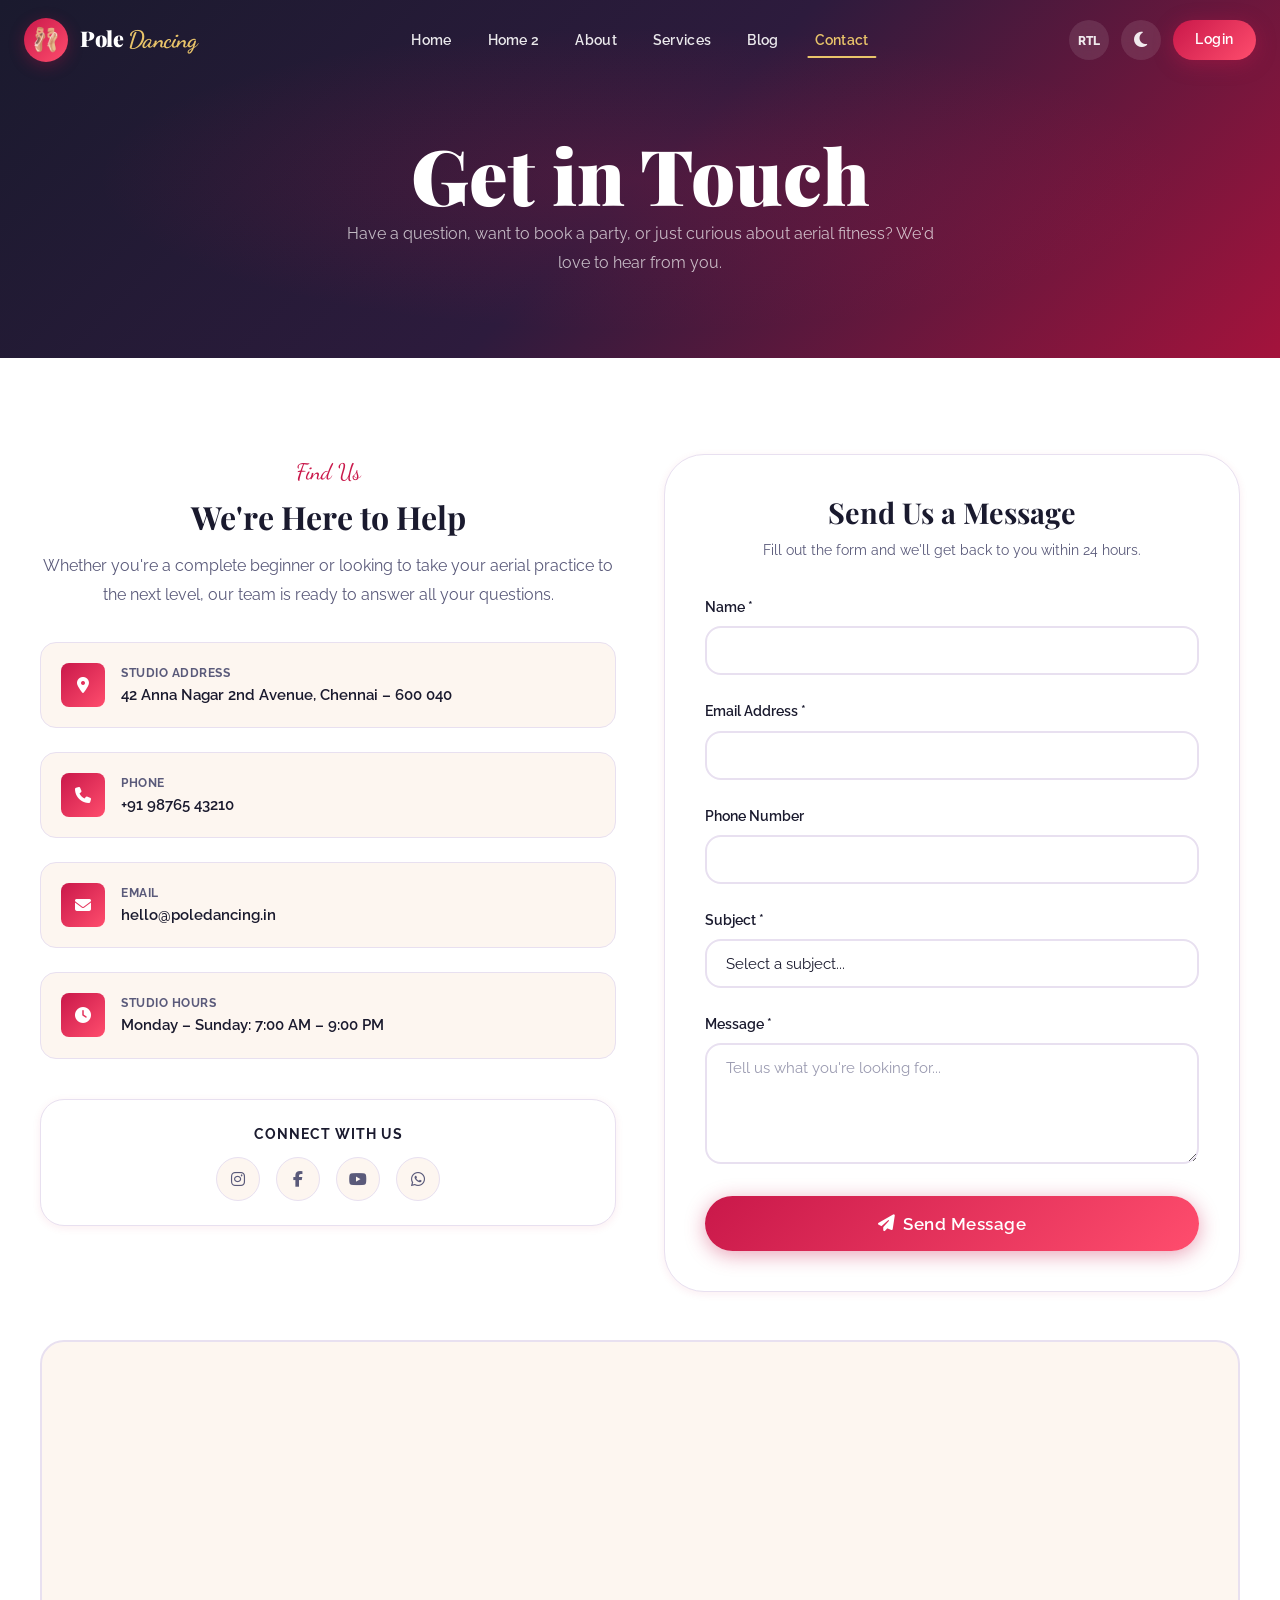
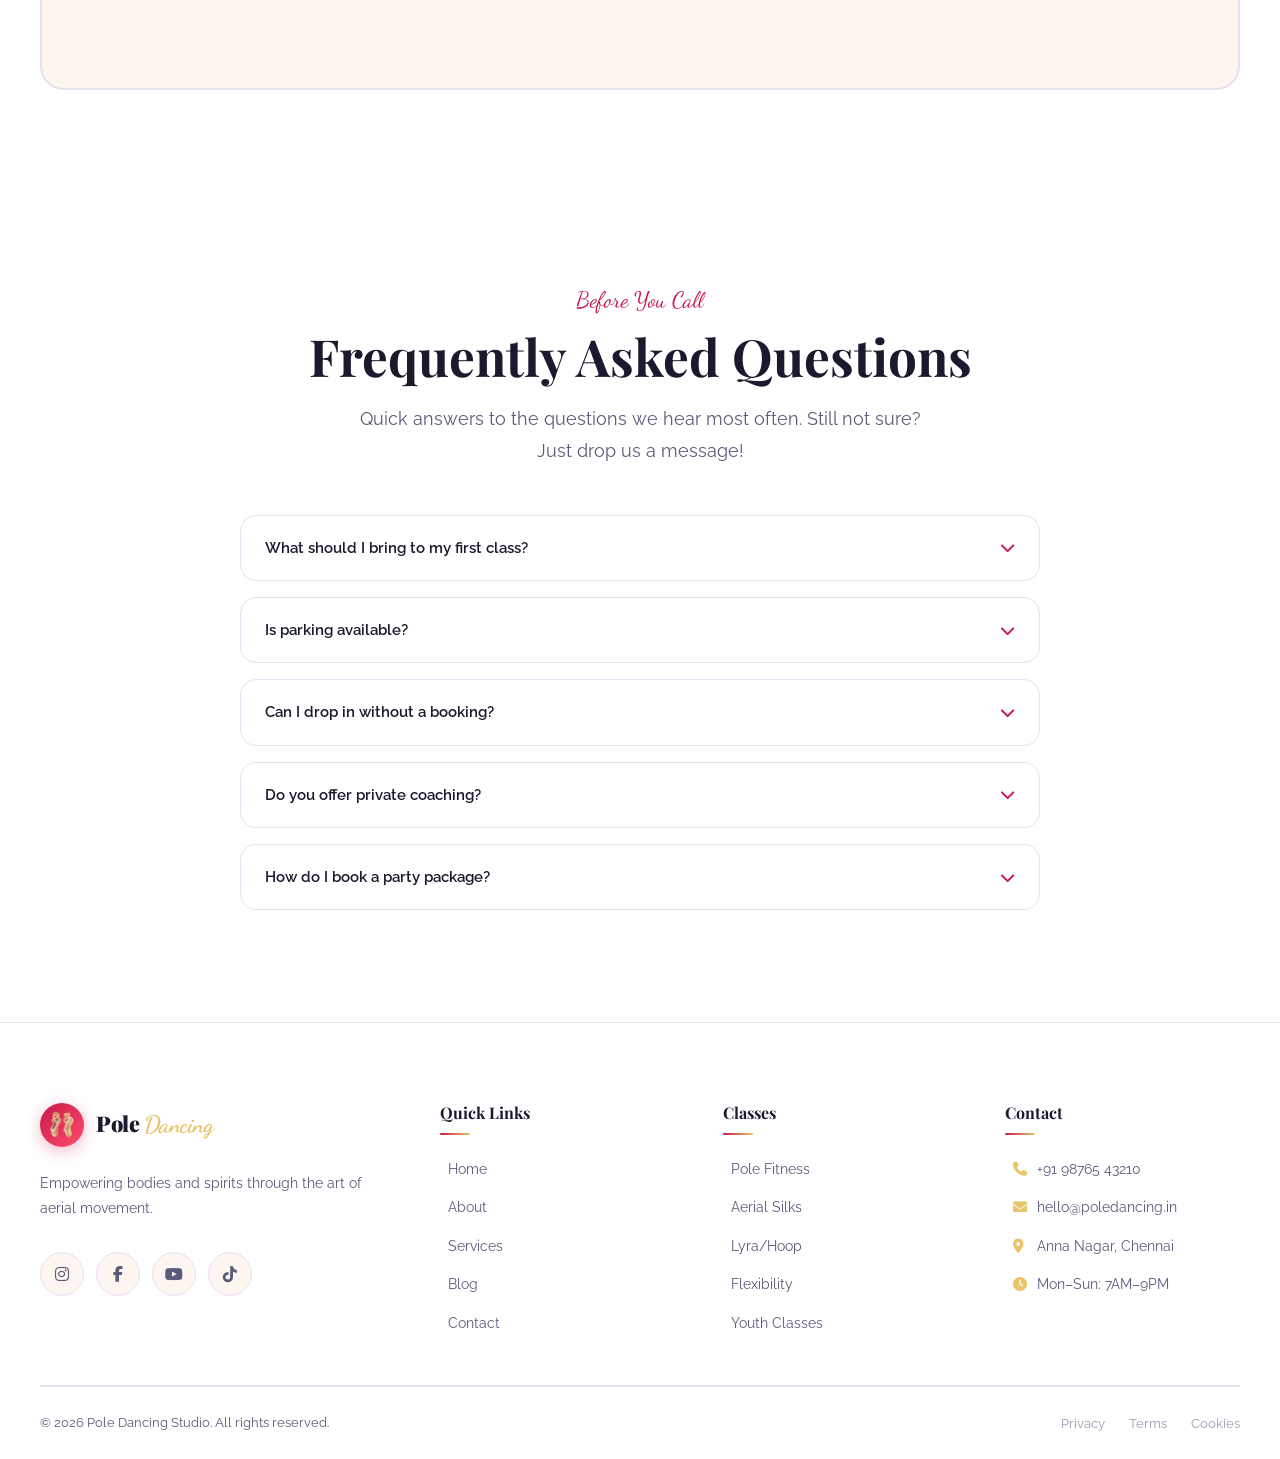
<file: pages/contact.html>
<!DOCTYPE html>
<html lang="en" data-theme="light">
<head>
  <meta charset="UTF-8" />
  <meta name="viewport" content="width=device-width, initial-scale=1.0" />
  <meta name="description" content="Contact Pole Dancing Studio — Reach us by phone, email, or visit our studio in Anna Nagar, Chennai." />
  <title>Contact Us — Pole Dancing Studio</title>
  <link rel="icon" href="data:image/svg+xml,<svg xmlns=%22http://www.w3.org/2000/svg%22 viewBox=%220 0 100 100%22><text y=%22.9em%22 font-size=%2290%22>🩰</text></svg>">
  <link rel="stylesheet" href="../assets/css/style.css" />
  <link rel="stylesheet" href="../assets/css/dark-mode.css" />
  <link id="rtl-stylesheet" rel="stylesheet" href="../assets/css/rtl.css" disabled />
  <link rel="stylesheet" href="https://cdnjs.cloudflare.com/ajax/libs/font-awesome/6.5.0/css/all.min.css" />
</head>
<body>

<!-- HEADER -->
<header class="header" id="header">
  <nav class="nav-container">
    <a href="../index.html" class="brand"><div class="brand-logo">🩰</div><span class="brand-name">Pole <span>Dancing</span></span></a>
    <ul class="nav-menu">
      <li><a href="../index.html" class="nav-link">Home</a></li>
      <li><a href="home2.html" class="nav-link">Home 2</a></li>
      <li><a href="about.html" class="nav-link">About</a></li>
      <li><a href="services.html" class="nav-link">Services</a></li>
      <li><a href="blog.html" class="nav-link">Blog</a></li>
      <li><a href="contact.html" class="nav-link active">Contact</a></li>
    </ul>
    <div class="nav-actions">
      <button class="nav-icon-btn" onclick="window.PD.RTLManager.toggle()" title="Toggle RTL" aria-label="Toggle RTL" style="font-size: 0.78rem; font-weight: 800;">RTL</button>
      <button class="nav-icon-btn" onclick="window.PD.ThemeManager.toggle()" title="Toggle Theme" aria-label="Toggle theme"><i class="theme-toggle-icon fas fa-moon"></i></button>
      <a href="login.html" class="btn btn-primary btn-sm">Login</a>
    </div>
    <button class="hamburger" aria-label="Open menu"><span></span><span></span><span></span></button>
  </nav>
</header>

<div class="mobile-menu" role="dialog" aria-modal="true">
  <button class="mobile-close" aria-label="Close menu"><i class="fas fa-times"></i></button>
  <a href="../index.html" class="nav-link">Home</a><a href="home2.html" class="nav-link">Home 2</a><a href="about.html" class="nav-link">About</a><a href="services.html" class="nav-link">Services</a><a href="blog.html" class="nav-link">Blog</a><a href="contact.html" class="nav-link active">Contact</a>
  <div class="mobile-menu-actions">
    <button class="btn btn-ghost" onclick="window.PD.RTLManager.toggle()" style="font-weight: 800;">RTL</button>
    <button class="btn btn-ghost" onclick="window.PD.ThemeManager.toggle()"><i class="theme-toggle-icon fas fa-moon"></i></button>
    <a href="login.html" class="btn btn-primary">Login</a>
  </div>
</div>

<div class="page-header">
  <h1>Get in Touch</h1>
  <p>Have a question, want to book a party, or just curious about aerial fitness? We'd love to hear from you.</p>
</div>

<!-- ══ SECTION 1: CONTACT FORM + INFO ══ -->
<section class="section" aria-label="Contact form and info">
  <div class="container">
    <div class="contact-grid">
      <!-- Info -->
      <div class="animate-on-scroll">
        <div style="text-align: center;">
          <span class="section-label">Find Us</span>
          <h2 class="section-title" style="font-size:2rem;">We're Here to Help</h2>
          <p style="margin-bottom:2rem;">Whether you're a complete beginner or looking to take your aerial practice to the next level, our team is ready to answer all your questions.</p>
        </div>
        <div class="contact-items">
          <div class="contact-item">
            <div class="contact-item-icon"><i class="fas fa-map-marker-alt"></i></div>
            <div><div class="contact-item-label">Studio Address</div><div class="contact-item-value">42 Anna Nagar 2nd Avenue, Chennai – 600 040</div></div>
          </div>
          <div class="contact-item">
            <div class="contact-item-icon"><i class="fas fa-phone"></i></div>
            <div><div class="contact-item-label">Phone</div><div class="contact-item-value"><a href="tel:+919876543210">+91 98765 43210</a></div></div>
          </div>
          <div class="contact-item">
            <div class="contact-item-icon"><i class="fas fa-envelope"></i></div>
            <div><div class="contact-item-label">Email</div><div class="contact-item-value"><a href="mailto:hello@poledancing.in">hello@poledancing.in</a></div></div>
          </div>
          <div class="contact-item">
            <div class="contact-item-icon"><i class="fas fa-clock"></i></div>
            <div><div class="contact-item-label">Studio Hours</div><div class="contact-item-value">Monday – Sunday: 7:00 AM – 9:00 PM</div></div>
          </div>
          
        </div>
        
        <div style="margin-top: 2.5rem; background: var(--bg-card); border: 1px solid var(--border); border-radius: var(--radius-lg); padding: 1.5rem; text-align: center; box-shadow: var(--shadow-sm); display: flex; flex-direction: column; align-items: center; justify-content: center; gap: 0.75rem;">
          <span style="font-size: 0.85rem; font-weight: 700; text-transform: uppercase; letter-spacing: 1px; color: var(--bold);">Connect With Us</span>
          <div class="social-links" style="margin: 0; display: flex; justify-content: center; gap: 1rem;">
            <a href="#" class="social-link" aria-label="Instagram"><i class="fab fa-instagram"></i></a>
            <a href="#" class="social-link" aria-label="Facebook"><i class="fab fa-facebook-f"></i></a>
            <a href="#" class="social-link" aria-label="YouTube"><i class="fab fa-youtube"></i></a>
            <a href="#" class="social-link" aria-label="WhatsApp"><i class="fab fa-whatsapp"></i></a>
          </div>
        </div>
      </div>

      <!-- Form -->
      <div class="animate-on-scroll delay-2">
        <div style="background:var(--bg-card);border:1px solid var(--border);border-radius:var(--radius-xl);padding:2.5rem;box-shadow:var(--shadow-sm);">
          <div style="text-align: center;">
            <h3 style="margin-bottom:0.5rem;">Send Us a Message</h3>
            <p style="margin-bottom:2rem;font-size:.9rem;">Fill out the form and we'll get back to you within 24 hours.</p>
          </div>
          <form data-validate-form>
              <div class="form-group">
                <label class="form-label" for="fname">Name *</label>
                <input type="text" id="fname" class="form-control" placeholder="" data-validate="required" />
              </div>
              
            

            <div class="form-group">
              <label class="form-label" for="cemail">Email Address *</label>
              <input type="email" id="cemail" class="form-control" placeholder="" data-validate="required,email" />
            </div>
            <div class="form-group">
              <label class="form-label" for="phone">Phone Number</label>
              <input type="tel" id="phone" class="form-control" placeholder="" data-validate="phone" />
            </div>
            <div class="form-group">
              <label class="form-label" for="subject">Subject *</label>
              <select id="subject" class="form-control" data-validate="required">
                <option value="">Select a subject...</option>
                <option>Book a Free Trial Class</option>
                <option>Party Package Enquiry</option>
                <option>Membership Information</option>
                <option>Private Coaching</option>
                <option>Corporate Events</option>
                <option>General Enquiry</option>
              </select>
            </div>
            <div class="form-group">
              <label class="form-label" for="message">Message *</label>
              <textarea id="message" class="form-control" rows="5" placeholder="Tell us what you're looking for..." data-validate="required,minLength:20"></textarea>
            </div>
            
            <button type="submit" class="btn btn-primary btn-lg" style="width:100%;justify-content:center;">
              <i class="fas fa-paper-plane"></i> Send Message
            </button>
          </form>
        </div>
      </div>
    </div>

    <!-- Interactive Google Map -->
    <div class="map-container animate-on-scroll" style="margin-top:3rem;">
      <iframe 
        src="https://www.google.com/maps/embed?pb=!1m18!1m12!1m3!1d3886.1365314774656!2d80.20967337571343!3d13.090505112117582!2m3!1f0!2f0!3f0!3m2!1i1024!2i768!4f13.1!3m3!1m2!1s0x3a52640577e9bb7b%3A0xe6bf44b47ebf6720!2sAnna%20Nagar%202nd%20Ave%2C%20Chennai%2C%20Tamil%20Nadu!5e0!3m2!1sen!2sin!4v1715520000000!5m2!1sen!2sin" 
        width="100%" 
        height="100%" 
        style="border:0;" 
        allowfullscreen="" 
        loading="lazy" 
        referrerpolicy="no-referrer-when-downgrade">
      </iframe>
    </div>
  </div>
</section>

<!-- ══ SECTION 2: FAQ ══ -->
<section class="section bg-secondary-section" aria-label="FAQ">
  <div class="container" style="max-width:800px;">
    <div class="text-center animate-on-scroll">
      <span class="section-label">Before You Call</span>
      <h2 class="section-title">Frequently Asked Questions</h2>
      <p class="section-desc">Quick answers to the questions we hear most often. Still not sure? Just drop us a message!</p>
    </div>
    <div style="margin-top:2rem;">
      <div class="faq-item animate-on-scroll delay-1"><div class="faq-question">What should I bring to my first class? <i class="fas fa-chevron-down"></i></div><div class="faq-answer"><p>Just bring yourself, comfortable workout clothes (shorts recommended for pole), and a bottle of water. We provide all the equipment. Avoid moisturiser on your hands and legs on pole class days — it affects grip.</p></div></div>
      <div class="faq-item animate-on-scroll delay-2"><div class="faq-question">Is parking available? <i class="fas fa-chevron-down"></i></div><div class="faq-answer"><p>Yes! We have free parking available on-site for up to 15 cars. Additional street parking is available on Anna Nagar 2nd Avenue. We're also a 5-minute walk from Anna Nagar Metro Station.</p></div></div>
      <div class="faq-item animate-on-scroll delay-3"><div class="faq-question">Can I drop in without a booking? <i class="fas fa-chevron-down"></i></div><div class="faq-answer"><p>Our classes are small and fill up quickly, so we strongly recommend booking online in advance. However, if you'd like to drop in for an open practice session, please call us first to check availability.</p></div></div>
      <div class="faq-item animate-on-scroll delay-4"><div class="faq-question">Do you offer private coaching? <i class="fas fa-chevron-down"></i></div><div class="faq-answer"><p>Absolutely! Private 1-on-1 and semi-private sessions are available with all our instructors. Prices start at ₹2,500 per 60-minute session. Contact us to arrange your preferred time.</p></div></div>
      <div class="faq-item animate-on-scroll delay-5"><div class="faq-question">How do I book a party package? <i class="fas fa-chevron-down"></i></div><div class="faq-answer"><p>Fill in the contact form above selecting "Party Package Enquiry" or call us directly. We recommend booking at least 2 weeks in advance to secure your preferred date and package.</p></div></div>
    </div>
  </div>
</section>

<!-- ══ SECTION 3: QUICK CONTACT CARDS ══ -->


<footer class="footer">
  <div class="footer-grid">
    <div class="footer-brand"><a href="../index.html" class="brand" style="text-decoration: none; margin-bottom: 1.5rem; display: inline-flex;">
        <div class="brand-logo">🩰</div>
        <span class="brand-name">Pole <span>Dancing</span></span>
      </a><p class="footer-desc">Empowering bodies and spirits through the art of aerial movement.</p><div class="social-links"><a href="#" class="social-link" aria-label="Instagram"><i class="fab fa-instagram"></i></a><a href="#" class="social-link" aria-label="Facebook"><i class="fab fa-facebook-f"></i></a><a href="#" class="social-link" aria-label="YouTube"><i class="fab fa-youtube"></i></a><a href="#" class="social-link" aria-label="TikTok"><i class="fab fa-tiktok"></i></a></div></div>
    <div><h4 class="footer-heading">Quick Links</h4><ul class="footer-links"><li><a href="../index.html" class="footer-link">Home</a></li><li><a href="about.html" class="footer-link">About</a></li><li><a href="services.html" class="footer-link">Services</a></li><li><a href="blog.html" class="footer-link">Blog</a></li><li><a href="contact.html" class="footer-link">Contact</a></li></ul></div>
    <div><h4 class="footer-heading">Classes</h4><ul class="footer-links"><li><a href="services.html" class="footer-link">Pole Fitness</a></li><li><a href="services.html" class="footer-link">Aerial Silks</a></li><li><a href="services.html" class="footer-link">Lyra/Hoop</a></li><li><a href="services.html" class="footer-link">Flexibility</a></li><li><a href="services.html" class="footer-link">Youth Classes</a></li></ul></div>
    <div><h4 class="footer-heading">Contact</h4><ul class="footer-links"><li><a href="tel:+919876543210" class="footer-link"><i class="fas fa-phone" style="width:16px;color:var(--accent)"></i> +91 98765 43210</a></li><li><a href="mailto:hello@poledancing.in" class="footer-link"><i class="fas fa-envelope" style="width:16px;color:var(--accent)"></i> hello@poledancing.in</a></li><li><a href="#" class="footer-link"><i class="fas fa-map-marker-alt" style="width:16px;color:var(--accent)"></i> Anna Nagar, Chennai</a></li><li><a href="#" class="footer-link"><i class="fas fa-clock" style="width:16px;color:var(--accent)"></i> Mon–Sun: 7AM–9PM</a></li></ul></div>
  </div>
  <div class="footer-bottom"><p>&copy; 2026 Pole Dancing Studio. All rights reserved.</p><div class="footer-bottom-links"><a href="#">Privacy</a><a href="#">Terms</a><a href="#">Cookies</a></div></div>
</footer>
<button class="back-to-top" aria-label="Back to top"><i class="fas fa-chevron-up"></i></button>
<script src="../assets/js/main.js"></script>
</body>
</html>
</file>
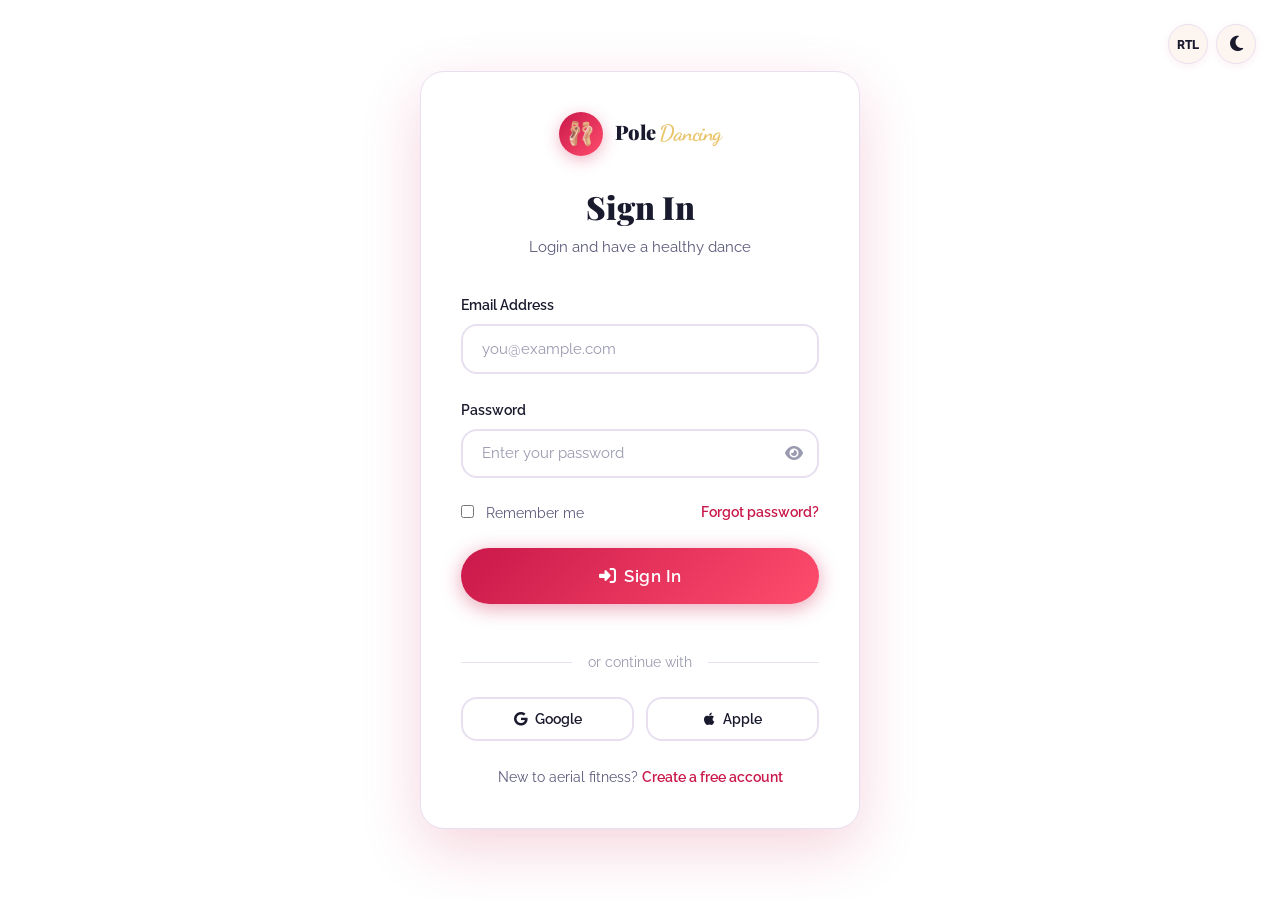
<file: pages/login.html>
<!DOCTYPE html>
<html lang="en" data-theme="light">
<head>
  <meta charset="UTF-8" />
  <meta name="viewport" content="width=device-width, initial-scale=1.0" />
  <meta name="description" content="Login to Pole Dancing Studio — Access your classes, bookings and membership." />
  <title>Login — Pole Dancing Studio</title>
  <link rel="icon" href="data:image/svg+xml,<svg xmlns=%22http://www.w3.org/2000/svg%22 viewBox=%220 0 100 100%22><text y=%22.9em%22 font-size=%2290%22>🩰</text></svg>">
  <link rel="stylesheet" href="../assets/css/style.css" />
  <link rel="stylesheet" href="../assets/css/dark-mode.css" />
  <link id="rtl-stylesheet" rel="stylesheet" href="../assets/css/rtl.css" disabled />
  <link rel="stylesheet" href="https://cdnjs.cloudflare.com/ajax/libs/font-awesome/6.5.0/css/all.min.css" />
  <style>
    .social-signin { display:flex; gap:.75rem; justify-content:center; }
    .social-btn { flex:1; display:flex; align-items:center; justify-content:center; gap:.5rem; padding:.75rem; border:2px solid var(--border); border-radius:var(--radius-md); font-weight:600; font-size:.88rem; color:var(--text-primary); background:var(--bg-card); transition:var(--transition-bounce); }
    .social-btn:hover { border-color:var(--primary); color:var(--primary); transform:translateY(-3px); box-shadow:var(--shadow-md); }
  </style>
</head>
<body>

<!-- Minimal header for auth pages -->


<div class="auth-container">
  <!-- Right Side - Form -->
  <div class="auth-form-side">
    <!-- Auth Page Toggles (RTL & Theme) -->
    <div class="auth-controls">
      <button class="nav-icon-btn" onclick="window.PD.RTLManager.toggle()" title="Toggle RTL" aria-label="Toggle RTL" style="font-size: 0.78rem; font-weight: 800;">RTL</button>
      <button class="nav-icon-btn" onclick="window.PD.ThemeManager.toggle()" title="Toggle Theme" aria-label="Toggle theme">
        <i class="theme-toggle-icon fas fa-moon"></i>
      </button>
    </div>

    <div class="auth-form-container">
      <a href="../index.html" class="auth-logo">
        <div class="brand-logo">🩰</div>
        <span class="brand-name">Pole <span>Dancing</span></span>
      </a>

      <h1 class="auth-title">Sign In</h1>
      <p class="auth-subtitle">Login and have a healthy dance <a href="register.html"></a></p>

      <!-- Social login -->
     

      <!-- Login form -->
      <form data-validate-form>
        <div class="form-group">
          <label class="form-label" for="email">Email Address</label>
          <input type="email" id="email" class="form-control" placeholder="you@example.com" data-validate="required,email" autocomplete="email" />
        </div>
        <div class="form-group">
          <label class="form-label" for="password">Password</label>
          <div class="password-toggle">
            <input type="password" id="password" class="form-control" placeholder="Enter your password" data-validate="required,minLength:6" autocomplete="current-password" />
            <button type="button" class="toggle-btn fas fa-eye" aria-label="Toggle password visibility"></button>
          </div>
        </div>
        <div class="form-group" style="display: flex; justify-content: space-between; align-items: center; flex-wrap: wrap; gap: 0.5rem; margin-top: 1rem; margin-bottom: 1.5rem;">
          <div class="checkbox-group">
            <input type="checkbox" id="remember" />
            <label for="remember" style="font-size: .88rem; color: var(--text-secondary); cursor: pointer;">Remember me</label>
          </div>
          <a href="#" style="font-size: .85rem; color: var(--primary); font-weight: 600; text-decoration: none;">Forgot password?</a>
        </div>
        <button type="submit" class="btn btn-primary btn-lg" style="width:100%;justify-content:center;margin-bottom:1.5rem;">
          <i class="fas fa-sign-in-alt"></i> Sign In
        </button>
              <div class="auth-divider">or continue with</div>

               <div class="social-signin">
        <button class="social-btn"><i class="fab fa-google"></i> Google</button>
        <button class="social-btn"><i class="fab fa-apple"></i>Apple</button>
      </div>

      </form>

      <div class="auth-footer">
        New to aerial fitness? <a href="register.html">Create a free account</a>
      </div>
      
    </div>
  </div>
</div>

<script src="../assets/js/main.js"></script>
</body>
</html>
</file>
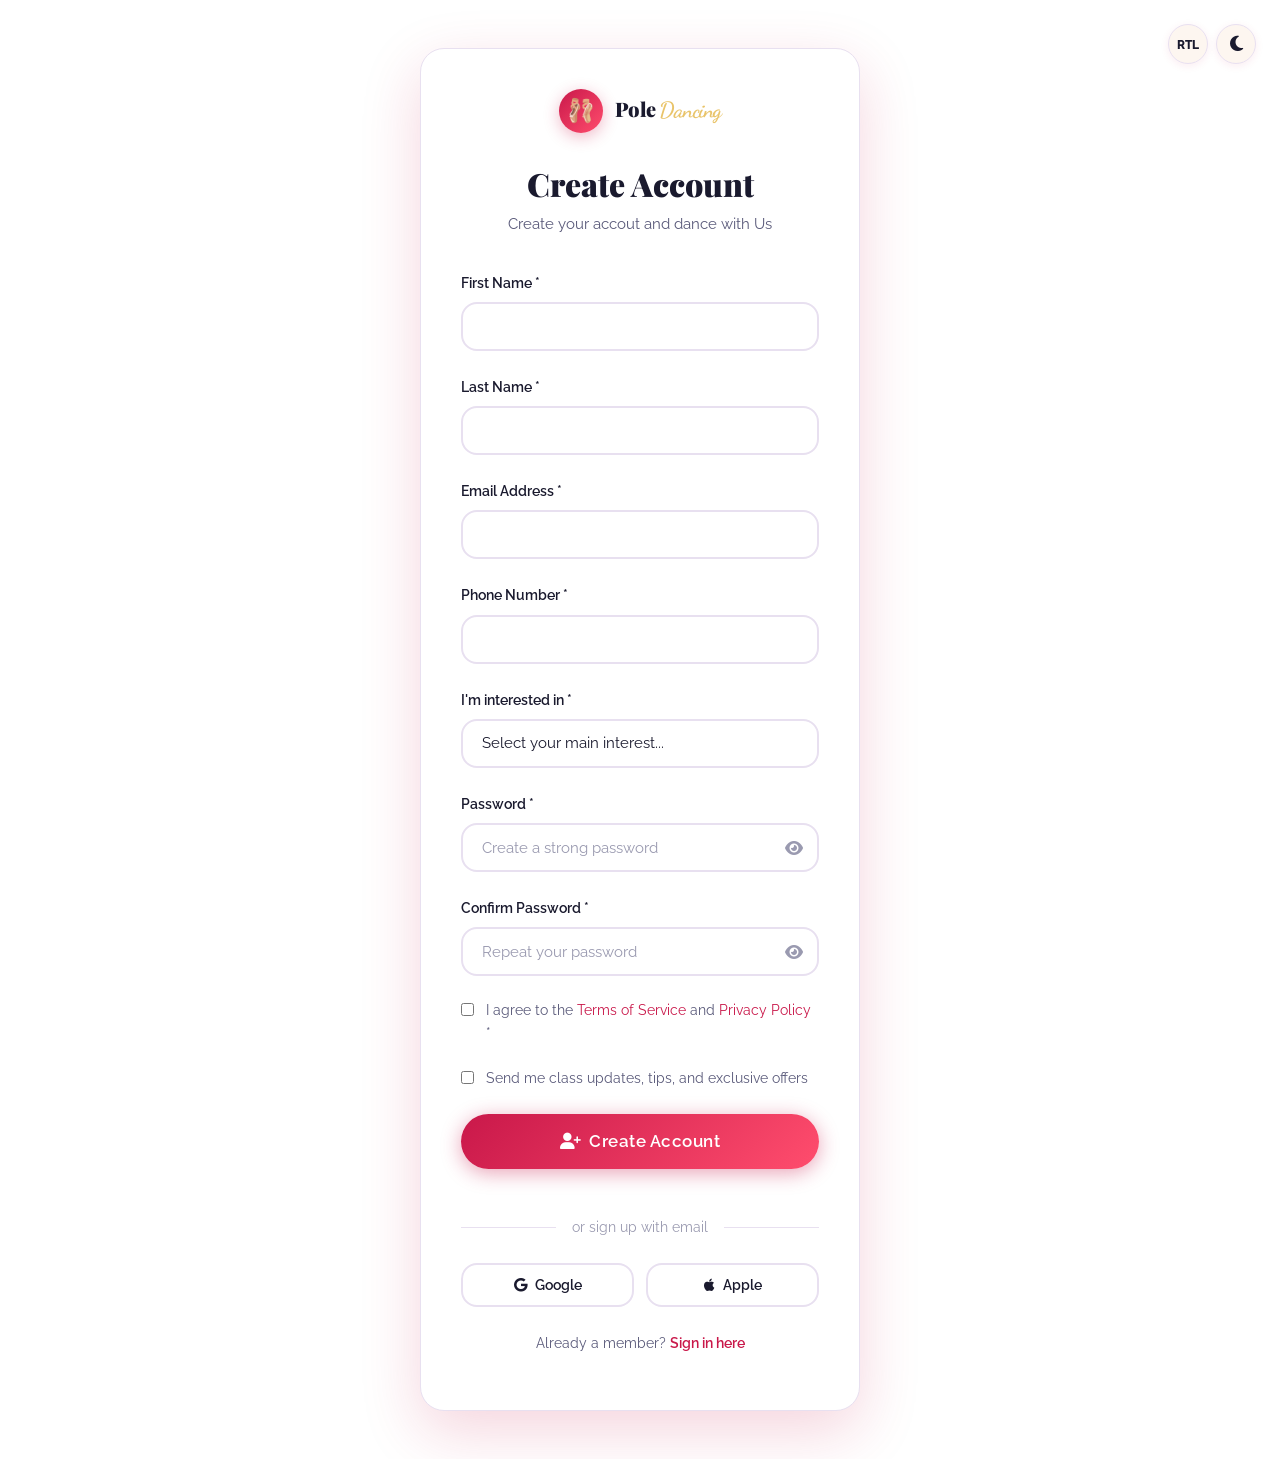
<file: pages/register.html>
<!DOCTYPE html>
<html lang="en" data-theme="light">
<head>
  <meta charset="UTF-8" />
  <meta name="viewport" content="width=device-width, initial-scale=1.0" />
  <meta name="description" content="Register at Pole Dancing Studio — Sign up for your free trial class and membership." />
  <title>Create Account — Pole Dancing Studio</title>
  <link rel="icon" href="data:image/svg+xml,<svg xmlns=%22http://www.w3.org/2000/svg%22 viewBox=%220 0 100 100%22><text y=%22.9em%22 font-size=%2290%22>🩰</text></svg>">
  <link rel="stylesheet" href="../assets/css/style.css" />
  <link rel="stylesheet" href="../assets/css/dark-mode.css" />
  <link id="rtl-stylesheet" rel="stylesheet" href="../assets/css/rtl.css" disabled />
  <link rel="stylesheet" href="https://cdnjs.cloudflare.com/ajax/libs/font-awesome/6.5.0/css/all.min.css" />
  <style>
    .social-signin { display:flex;gap:.75rem;justify-content:center; }
    .social-btn { flex:1;display:flex;align-items:center;justify-content:center;gap:.5rem;padding:.75rem;border:2px solid var(--border);border-radius:var(--radius-md);font-weight:600;font-size:.88rem;color:var(--text-primary);background:var(--bg-card);transition:var(--transition-bounce); }
    .social-btn:hover { border-color:var(--primary);color:var(--primary);transform:translateY(-3px);box-shadow:var(--shadow-md); }
    .progress-steps { display:flex;align-items:center;justify-content:center;gap:.5rem;margin-bottom:2rem; }
    .progress-step { width:32px;height:32px;border-radius:50%;display:flex;align-items:center;justify-content:center;font-weight:700;font-size:.85rem;transition:var(--transition); }
    .progress-step.active { background:var(--primary);color:#fff;box-shadow:0 4px 12px rgba(201,24,74,.3); }
    .progress-step.done { background:rgba(201,24,74,.15);color:var(--primary); }
    .progress-step.inactive { background:var(--bg-secondary);color:var(--text-light);border:2px solid var(--border); }
    .progress-line { flex:1;max-width:60px;height:2px;background:var(--border); }
    .progress-line.done { background:var(--primary); }
    .trial-banner { background:linear-gradient(135deg,rgba(201,24,74,.1),rgba(233,196,106,.1));border:1px solid rgba(201,24,74,.2);border-radius:var(--radius-md);padding:1rem 1.25rem;display:flex;align-items:center;gap:.75rem;margin-bottom:2rem; }
    .trial-banner i { color:var(--primary);font-size:1.2rem;flex-shrink:0; }
    .trial-banner p { font-size:.88rem;color:var(--text-secondary);margin:0; }
    .trial-banner strong { color:var(--primary); }
    .strength-bar { height:4px;border-radius:2px;background:var(--border);margin-top:.5rem;overflow:hidden; }
    .strength-fill { height:100%;border-radius:2px;transition:var(--transition);width:0; }
    .strength-label { font-size:.75rem;margin-top:.3rem; }
  </style>
</head>
<body>



<div class="auth-container">
  <!-- Right - Form -->
  <div class="auth-form-side">
    <!-- Auth Page Toggles (RTL & Theme) -->
    <div class="auth-controls">
      <button class="nav-icon-btn" onclick="window.PD.RTLManager.toggle()" title="Toggle RTL" aria-label="Toggle RTL" style="font-size: 0.78rem; font-weight: 800;">RTL</button>
      <button class="nav-icon-btn" onclick="window.PD.ThemeManager.toggle()" title="Toggle Theme" aria-label="Toggle theme">
        <i class="theme-toggle-icon fas fa-moon"></i>
      </button>
    </div>

    <div class="auth-form-container">
      <a href="../index.html" class="auth-logo">
        <div class="brand-logo">🩰</div>
        <span class="brand-name">Pole <span>Dancing</span></span>
      </a>

      <h1 class="auth-title">Create Account</h1>
      <p class="auth-subtitle">Create your accout and dance with Us <a href="login.html"></a></p>

      <!-- Free trial banner -->
      

      <!-- Social signup -->
      

      <!-- Registration form -->
      <form data-validate-form>
        <div class="form-group">
            <label class="form-label" for="reg-fname">First Name *</label>
            <input type="text" id="reg-fname" class="form-control" placeholder="" data-validate="required" autocomplete="given-name" />
          </div>
          <div class="form-group">
            <label class="form-label" for="reg-lname">Last Name *</label>
            <input type="text" id="reg-lname" class="form-control" placeholder="" data-validate="required" autocomplete="family-name" />
          </div>
        <div class="form-group">
          <label class="form-label" for="reg-email">Email Address *</label>
          <input type="email" id="reg-email" class="form-control" placeholder="" data-validate="required,email" autocomplete="email" />
        </div>
        <div class="form-group">
          <label class="form-label" for="reg-phone">Phone Number *</label>
          <input type="tel" id="reg-phone" class="form-control" placeholder="" data-validate="required,phone" autocomplete="tel" />
        </div>
        <div class="form-group">
          <label class="form-label" for="reg-interest">I'm interested in *</label>
          <select id="reg-interest" class="form-control" data-validate="required">
            <option value="">Select your main interest...</option>
            <option>Pole Fitness — Beginner</option>
            <option>Aerial Silks — Beginner</option>
            <option>Lyra / Aerial Hoop — Beginner</option>
            <option>Flexibility & Conditioning</option>
            <option>Party Package</option>
            <option>I want to explore all options</option>
          </select>
        </div>
        <div class="form-group">
          <label class="form-label" for="reg-password">Password *</label>
          <div class="password-toggle">
            <input type="password" id="reg-password" class="form-control" placeholder="Create a strong password" data-validate="required,minLength:8" autocomplete="new-password" oninput="checkStrength(this.value)" />
            <button type="button" class="toggle-btn fas fa-eye" aria-label="Toggle password visibility"></button>
          </div>
        </div>
        <div class="form-group">
          <label class="form-label" for="reg-confirm">Confirm Password *</label>
          <div class="password-toggle">
            <input type="password" id="reg-confirm" class="form-control" placeholder="Repeat your password" data-validate="required,minLength:8" autocomplete="new-password" />
            <button type="button" class="toggle-btn fas fa-eye" aria-label="Toggle password visibility"></button>
          </div>
        </div>
        <div class="form-group">
          <div class="checkbox-group">
            <input type="checkbox" id="terms" required />
            <label for="terms" style="font-size:.85rem;color:var(--text-secondary);">I agree to the <a href="#" style="color:var(--primary)">Terms of Service</a> and <a href="#" style="color:var(--primary)">Privacy Policy</a> *</label>
          </div>
        </div>
        <div class="form-group">
          <div class="checkbox-group">
            <input type="checkbox" id="offers" />
            <label for="offers" style="font-size:.85rem;color:var(--text-secondary);">Send me class updates, tips, and exclusive offers</label>
          </div>
        </div>
        <button type="submit" class="btn btn-primary btn-lg" style="width:100%;justify-content:center;margin-bottom:1.5rem;">
          <i class="fas fa-user-plus"></i> Create Account
        </button>

              <div class="auth-divider">or sign up with email</div>
<div class="social-signin">
        <button class="social-btn"><i class="fab fa-google"></i> Google</button>
        <button class="social-btn"><i class="fab fa-apple"></i>Apple</button>
      </div>
      </form>

      <div class="auth-footer">
        Already a member? <a href="login.html">Sign in here</a>
      </div>
      <div style="text-align:center;margin-top:1rem;">
      </div>
    </div>
  </div>
</div>

<script src="../assets/js/main.js"></script>
<script>
  function checkStrength(val) {
    const fill = document.getElementById('strength-fill');
    const label = document.getElementById('strength-label');
    let score = 0;
    if (val.length >= 8) score++;
    if (/[A-Z]/.test(val)) score++;
    if (/[0-9]/.test(val)) score++;
    if (/[^A-Za-z0-9]/.test(val)) score++;
    const levels = [
      { width: '0%', color: '#ef4444', text: 'Too short' },
      { width: '25%', color: '#ef4444', text: 'Weak' },
      { width: '50%', color: '#f59e0b', text: 'Fair' },
      { width: '75%', color: '#10b981', text: 'Good' },
      { width: '100%', color: '#10b981', text: 'Strong ✓' },
    ];
    const l = levels[val.length === 0 ? 0 : score];
    fill.style.width = l.width;
    fill.style.background = l.color;
    label.textContent = l.text;
    label.style.color = l.color;
  }
</script>
</body>
</html>
</file>
<file: assets/css/style.css>
/* ============================================================
   POLE DANCING & AERIAL FITNESS STUDIO — MAIN STYLES
   ============================================================ */

@import url('https://fonts.googleapis.com/css2?family=Playfair+Display:ital,wght@0,400;0,700;0,900;1,400;1,700&family=Raleway:wght@300;400;500;600;700&family=Dancing+Script:wght@600;700&display=swap');

/* ── CSS Variables ── */
:root {
  --primary: #c9184a;
  --primary-dark: #a4133c;
  --primary-light: #ff4d6d;
  --secondary: #1a1a2e;
  --secondary-light: #16213e;
  --accent: #e9c46a;
  --accent-2: #f4a261;
  --white: #ffffff;
  --off-white: #fdf6f0;
  --text-primary: #1a1a2e;
  --text-secondary: #5a5a7a;
  --text-light: #9a9ab0;
  --bg-primary: #ffffff;
  --bg-secondary: #fdf6f0;
  --bg-card: #ffffff;
  --card-overlay: rgba(255, 255, 255, 0.9);
  --border: #e8e0f0;
  --shadow-sm: 0 2px 8px rgba(201, 24, 74, 0.08);
  --shadow-md: 0 8px 32px rgba(201, 24, 74, 0.12);
  --shadow-lg: 0 20px 60px rgba(201, 24, 74, 0.18);
  --shadow-xl: 0 30px 80px rgba(26, 26, 46, 0.2);
  --radius-sm: 8px;
  --radius-md: 16px;
  --radius-lg: 24px;
  --radius-xl: 40px;
  --radius-full: 999px;
  --font-display: 'Playfair Display', serif;
  --font-body: 'Raleway', sans-serif;
  --font-script: 'Dancing Script', cursive;
  --transition: all 0.3s cubic-bezier(0.4, 0, 0.2, 1);
  --transition-bounce: all 0.4s cubic-bezier(0.34, 1.56, 0.64, 1);
  --nav-height: 80px;
  --z-nav: 1000;
  --z-modal: 2000;
  --z-toast: 3000;
}

/* ── Reset & Base ── */
*, *::before, *::after { box-sizing: border-box; margin: 0; padding: 0; }
html { scroll-behavior: smooth; font-size: 16px; }
body {
  font-family: var(--font-body);
  color: var(--text-primary);
  background: var(--bg-primary);
  line-height: 1.6;
  overflow-x: hidden;
  transition: background 0.4s ease, color 0.4s ease;
}
img { max-width: 100%; height: auto; display: block; }
a { text-decoration: none; color: inherit; transition: var(--transition); }
ul { list-style: none; }
button { cursor: pointer; border: none; background: none; font-family: var(--font-body); }
input, textarea, select { font-family: var(--font-body); }

/* ── Typography ── */
h1, h2, h3, h4, h5 { font-family: var(--font-display); line-height: 1.2; }
h1 { font-size: clamp(2.5rem, 6vw, 5rem); font-weight: 900; }
h2 { font-size: clamp(2rem, 4vw, 3.2rem); font-weight: 700; }
h3 { font-size: clamp(1.4rem, 2.5vw, 1.8rem); font-weight: 700; }
h4 { font-size: 1.2rem; font-weight: 600; }
p { color: var(--text-secondary); line-height: 1.8; }

.section-label {
  font-family: var(--font-script);
  font-size: 1.4rem;
  color: var(--primary);
  display: block;
  margin-bottom: 0.5rem;
  animation: fadeInUp 0.6s ease;
}
.section-title { color: var(--text-primary); margin-bottom: 1rem; }
.section-desc { color: var(--text-secondary); font-size: 1.1rem; max-width: 600px; margin: 0 auto 3rem; }
.text-center { text-align: center; }

/* ── Buttons ── */
.btn {
  display: inline-flex;
  align-items: center;
  gap: 0.5rem;
  padding: 0.85rem 2rem;
  border-radius: var(--radius-full);
  font-family: var(--font-body);
  font-weight: 600;
  font-size: 0.95rem;
  letter-spacing: 0.5px;
  transition: var(--transition-bounce);
  position: relative;
  overflow: hidden;
}
.btn::before {
  content: '';
  position: absolute;
  inset: 0;
  background: rgba(255,255,255,0.2);
  transform: scaleX(0);
  transform-origin: left;
  transition: transform 0.3s ease;
}
.btn:hover::before { transform: scaleX(1); }
.btn-primary {
  background: linear-gradient(135deg, var(--primary), var(--primary-light));
  color: #fff;
  box-shadow: 0 4px 20px rgba(201, 24, 74, 0.4);
}
.btn-primary:hover {
  transform: translateY(-3px) scale(1.02);
  box-shadow: 0 8px 30px rgba(201, 24, 74, 0.5);
  color: #fff;
}
.btn-secondary {
  background: transparent;
  color: var(--primary);
  border: 2px solid var(--primary);
}
.btn-secondary:hover {
  background: var(--primary);
  color: #fff;
  transform: translateY(-3px);
  box-shadow: var(--shadow-md);
}
.btn-white {
  background: #fff;
  color: var(--primary);
  box-shadow: 0 4px 20px rgba(0,0,0,0.15);
}
.btn-white:hover {
  transform: translateY(-3px);
  box-shadow: 0 8px 30px rgba(0,0,0,0.2);
}
.btn-ghost {
  background: rgba(255,255,255,0.1);
  color: #fff;
  border: 2px solid rgba(255,255,255,0.4);
  backdrop-filter: blur(10px);
}
.btn-ghost:hover {
  background: rgba(255,255,255,0.2);
  border-color: rgba(255,255,255,0.8);
  transform: translateY(-3px);
}
.btn-accent {
  background: linear-gradient(135deg, var(--accent), var(--accent-2));
  color: var(--secondary);
  box-shadow: 0 4px 20px rgba(233,196,106,0.4);
}
.btn-accent:hover {
  transform: translateY(-3px) scale(1.02);
  box-shadow: 0 8px 30px rgba(233,196,106,0.5);
}
.btn-sm { padding: 0.6rem 1.4rem; font-size: 0.85rem; }
.btn-lg { padding: 1.1rem 2.8rem; font-size: 1.05rem; }

/* ── Header / Navigation ── */
.header {
  position: fixed;
  top: 0; left: 0; right: 0;
  height: var(--nav-height);
  z-index: var(--z-nav);
  transition: var(--transition);
  background: transparent;
}
.header.scrolled {
  background: var(--bg-primary);
  box-shadow: var(--shadow-md);
  backdrop-filter: blur(20px);
}
.header.scrolled.dark-nav { background: var(--secondary); }

.nav-container {
  max-width: 1400px;
  margin: 0 auto;
  padding: 0 1.5rem;
  height: 100%;
  display: flex;
  align-items: center;
  justify-content: space-between;
}

/* Brand */
.brand {
  display: flex;
  align-items: center;
  gap: 0.75rem;
  flex-shrink: 0;
}
.brand-logo {
  width: 44px;
  height: 44px;
  background: linear-gradient(135deg, var(--primary), var(--primary-light));
  border-radius: 50%;
  display: flex;
  align-items: center;
  justify-content: center;
  font-size: 1.4rem;
  transition: var(--transition-bounce);
  box-shadow: 0 4px 16px rgba(201,24,74,0.3);
}
.brand:hover .brand-logo { transform: rotate(15deg) scale(1.1); }
.brand-name {
  font-family: var(--font-display);
  font-weight: 900;
  font-size: 1.35rem;
  color: var(--white);
  letter-spacing: -0.5px;
}
.brand-name span {
  color: var(--accent);
  font-family: var(--font-script);
  font-size: 1.1em;
}
.header.scrolled .brand-name { color: var(--text-primary); }

/* Desktop Nav */
.nav-menu {
  display: none;
  align-items: center;
  gap: 0.25rem;
  position: absolute;
  left: 50%;
  transform: translateX(-50%);
}
.nav-link {
  padding: 0.5rem 1rem;
  font-weight: 600;
  font-size: 0.9rem;
  color: rgba(255,255,255,0.9);
  border-radius: var(--radius-sm);
  transition: var(--transition);
  position: relative;
  letter-spacing: 0.3px;
}
.nav-link::after {
  content: '';
  position: absolute;
  bottom: -2px; left: 50%; right: 50%;
  height: 2px;
  background: var(--accent);
  transition: var(--transition);
  border-radius: 2px;
}
.nav-link:hover::after, .nav-link.active::after { left: 10%; right: 10%; }
.nav-link:hover, .nav-link.active { color: var(--accent); }
.header.scrolled .nav-link { color: var(--text-primary); }
.header.scrolled .nav-link:hover, .header.scrolled .nav-link.active { color: var(--primary); }
.header.scrolled .nav-link::after { background: var(--primary); }

/* Nav Actions */
.nav-actions {
  display: none;
  align-items: center;
  gap: 0.75rem;
}
.nav-icon-btn {
  width: 40px; height: 40px;
  border-radius: 50%;
  display: flex; align-items: center; justify-content: center;
  font-size: 1.1rem;
  color: rgba(255,255,255,0.9);
  transition: var(--transition-bounce);
  background: rgba(255,255,255,0.1);
  backdrop-filter: blur(10px);
}
.nav-icon-btn:hover {
  background: var(--primary);
  color: #fff;
  transform: scale(1.1);
}
.header.scrolled .nav-icon-btn { color: var(--text-primary); background: var(--bg-secondary); }

/* Hamburger */
.hamburger {
  width: 44px; height: 44px;
  display: flex; flex-direction: column;
  justify-content: center; align-items: center;
  gap: 5px;
  cursor: pointer;
  border-radius: var(--radius-sm);
  transition: var(--transition);
  background: rgba(255,255,255,0.1);
  backdrop-filter: blur(10px);
}
.hamburger span {
  display: block;
  width: 22px; height: 2px;
  background: #fff;
  border-radius: 2px;
  transition: var(--transition);
}
.hamburger:hover { background: rgba(255,255,255,0.2); }
.hamburger.active span:nth-child(1) { transform: translateY(7px) rotate(45deg); }
.hamburger.active span:nth-child(2) { opacity: 0; transform: scaleX(0); }
.hamburger.active span:nth-child(3) { transform: translateY(-7px) rotate(-45deg); }
.header.scrolled .hamburger span { background: var(--text-primary); }
.header.scrolled .hamburger { background: var(--bg-secondary); }

/* Mobile Menu Overlay */
.mobile-menu {
  position: fixed;
  top: 0; left: 0; right: 0; bottom: 0;
  background: linear-gradient(135deg, var(--secondary) 0%, #2d1b3d 100%);
  z-index: calc(var(--z-nav) + 10);
  display: flex;
  flex-direction: column;
  justify-content: center;
  align-items: center;
  gap: 1.5rem;
  transform: translateX(100%);
  transition: transform 0.4s cubic-bezier(0.4, 0, 0.2, 1);
  padding: 2rem;
}
.mobile-menu.open { transform: translateX(0); }
.mobile-menu .nav-link {
  font-size: 1.8rem;
  font-family: var(--font-display);
  color: rgba(255,255,255,0.8);
  padding: 0.5rem 2rem;
  text-align: center;
  opacity: 0;
  transform: translateY(20px);
  transition: opacity 0.3s ease, transform 0.3s ease, color 0.3s ease;
}
.mobile-menu.open .nav-link {
  opacity: 1;
  transform: translateY(0);
}
.mobile-menu.open .nav-link:nth-child(1) { transition-delay: 0.1s; }
.mobile-menu.open .nav-link:nth-child(2) { transition-delay: 0.15s; }
.mobile-menu.open .nav-link:nth-child(3) { transition-delay: 0.2s; }
.mobile-menu.open .nav-link:nth-child(4) { transition-delay: 0.25s; }
.mobile-menu.open .nav-link:nth-child(5) { transition-delay: 0.3s; }
.mobile-menu.open .nav-link:nth-child(6) { transition-delay: 0.35s; }
.mobile-menu .nav-link:hover { color: var(--accent); }
.mobile-menu-actions {
  display: flex;
  flex-direction: column;
  align-items: center;
  gap: 1rem;
  width: 100%;
  max-width: 460px;
  margin-top: 1.5rem;
  opacity: 0; transform: translateY(20px);
  transition: opacity 0.3s ease 0.4s, transform 0.3s ease 0.4s;
}
.mobile-menu-row {
  display: flex;
  gap: 1rem;
  width: 100%;
  justify-content: center;
}
.mobile-menu-row .btn {
  flex: 1;
  min-width: 100px !important;
  justify-content: center;
}
.mobile-menu-actions > .btn {
  width: 100%;
}
.mobile-menu.open .mobile-menu-actions { opacity: 1; transform: translateY(0); }
.mobile-close {
  position: absolute;
  top: 1.5rem; right: 1.5rem;
  width: 44px; height: 44px;
  background: rgba(255,255,255,0.1);
  border-radius: 50%;
  display: flex; align-items: center; justify-content: center;
  color: #fff; font-size: 1.2rem;
  transition: var(--transition-bounce);
}
.mobile-close:hover { background: var(--primary); transform: rotate(90deg) scale(1.1); }

/* ── Hero Section ── */
.hero {
  min-height: 100vh;
  position: relative;
  display: flex;
  align-items: center;
  overflow: hidden;
  background: linear-gradient(135deg, var(--secondary) 0%, #2d1b3d 50%, #4a1040 100%);
}
.hero-bg {
  position: absolute;
  inset: 0;
  overflow: hidden;
}
.hero-bg img {
  width: 100%; height: 100%;
  object-fit: cover;
  opacity: 0.3;
  transform: scale(1.1);
  animation: heroZoom 20s ease-in-out infinite alternate;
}
@keyframes heroZoom {
  0% { transform: scale(1.1); }
  100% { transform: scale(1.2); }
}
.hero-overlay {
  position: absolute;
  inset: 0;
  background: linear-gradient(135deg, rgba(26,26,46,0.85) 0%, rgba(45,27,61,0.7) 50%, rgba(201,24,74,0.3) 100%);
}
.hero-particles {
  position: absolute;
  inset: 0;
  pointer-events: none;
}
.particle {
  position: absolute;
  width: 4px; height: 4px;
  background: var(--accent);
  border-radius: 50%;
  opacity: 0.6;
  animation: float var(--dur, 8s) ease-in-out infinite var(--delay, 0s);
}
@keyframes float {
  0%, 100% { transform: translateY(0) rotate(0deg); opacity: 0.6; }
  50% { transform: translateY(-30px) rotate(180deg); opacity: 1; }
}
.hero-container {
  position: relative;
  max-width: 1400px;
  margin: 0 auto;
  padding: 3.5rem 1.5rem;
  padding-top: calc(var(--nav-height) + 3.5rem);
  width: 100%;
}
.hero-content {
  max-width: 750px;
  margin: 0 auto;
  text-align: center;
  display: flex;
  flex-direction: column;
  align-items: center;
  justify-content: center;
}
.hero-badge {
  display: inline-flex;
  align-items: center;
  gap: 0.5rem;
  background: rgba(233,196,106,0.15);
  border: 1px solid rgba(233,196,106,0.4);
  color: var(--accent);
  padding: 0.5rem 1.2rem;
  border-radius: var(--radius-full);
  font-size: 0.85rem;
  font-weight: 600;
  letter-spacing: 1px;
  text-transform: uppercase;
  margin-bottom: 1.5rem;
  animation: fadeInDown 0.8s ease;
  backdrop-filter: blur(10px);
}
.hero-badge i { animation: spin 4s linear infinite; }
@keyframes spin { 0% { transform: rotate(0deg); } 100% { transform: rotate(360deg); } }
.hero-title {
  color: #fff;
  margin-bottom: 1.5rem;
  animation: fadeInUp 0.8s ease 0.2s both;
  text-shadow: 0 4px 20px rgba(0,0,0,0.3);
}
.hero-title .accent-text {
  color: var(--accent);
  font-family: var(--font-script);
  font-size: 1.1em;
  display: block;
}
.hero-desc {
  color: rgba(255,255,255,0.8);
  font-size: 1.15rem;
  margin-bottom: 2.5rem;
  animation: fadeInUp 0.8s ease 0.4s both;
  max-width: 550px;
  margin-left: auto;
  margin-right: auto;
}
.hero-actions {
  display: flex;
  gap: 1rem;
  flex-wrap: wrap;
  justify-content: center;
  animation: fadeInUp 0.8s ease 0.6s both;
}
.hero-stats {
  display: flex;
  gap: 2rem;
  margin-top: 3rem;
  animation: fadeInUp 0.8s ease 0.8s both;
  flex-wrap: wrap;
  justify-content: center;
}
.hero-stat {
  text-align: center;
  padding: 1rem 1.5rem;
  background: rgba(255,255,255,0.08);
  border: 1px solid rgba(255,255,255,0.15);
  border-radius: var(--radius-md);
  backdrop-filter: blur(10px);
  transition: var(--transition-bounce);
}
.hero-stat:hover { transform: translateY(-5px); background: rgba(255,255,255,0.15); }
.hero-stat-number {
  font-family: var(--font-display);
  font-size: 2rem;
  font-weight: 900;
  color: var(--accent);
  display: block;
}
.hero-stat-label { font-size: 0.8rem; color: rgba(255,255,255,0.7); letter-spacing: 0.5px; }
.hero-scroll {
  position: absolute;
  bottom: 2rem; left: 50%;
  transform: translateX(-50%);
  display: flex;
  flex-direction: column;
  align-items: center;
  gap: 0.5rem;
  color: rgba(255,255,255,0.6);
  font-size: 0.8rem;
  letter-spacing: 1px;
  animation: fadeIn 1s ease 1.5s both;
}
.hero-scroll span { writing-mode: horizontal-tb; }
.scroll-line {
  width: 1px; height: 50px;
  background: linear-gradient(to bottom, rgba(255,255,255,0.6), transparent);
  animation: scrollPulse 2s ease-in-out infinite;
}
@keyframes scrollPulse {
  0%, 100% { opacity: 0.4; transform: scaleY(1); }
  50% { opacity: 1; transform: scaleY(1.2); }
}

/* ── Section Common ── */
.section { padding: 6rem 1.5rem; }
.section-sm { padding: 4rem 1.5rem; }
.container { max-width: 1200px; margin: 0 auto; }
.container-lg { max-width: 1400px; margin: 0 auto; }

/* ── Features Grid ── */
.features-grid {
  display: grid;
  grid-template-columns: repeat(auto-fit, minmax(280px, 1fr));
  gap: 2rem;
}
.feature-card {
  background: var(--bg-card);
  border: 1px solid var(--border);
  border-radius: var(--radius-lg);
  padding: 0 0 2.5rem 0;
  text-align: center;
  transition: var(--transition-bounce);
  position: relative;
  overflow: hidden;
  display: flex;
  flex-direction: column;
}
.feature-card-img-wrapper {
  width: 100%;
  height: 200px;
  overflow: hidden;
  margin-bottom: 1.5rem;
  border-bottom: 1px solid var(--border);
}
.feature-card-img {
  width: 100%;
  height: 100%;
  object-fit: cover;
  transition: transform 0.6s cubic-bezier(0.4, 0, 0.2, 1);
}
.feature-card:hover .feature-card-img {
  transform: scale(1.08);
}
.feature-card-content {
  padding: 0 2rem;
  display: flex;
  flex-direction: column;
  align-items: center;
}
.feature-card::before {
  content: '';
  position: absolute;
  top: 0; left: 0; right: 0;
  height: 3px;
  background: linear-gradient(90deg, var(--primary), var(--accent));
  transform: scaleX(0);
  transform-origin: left;
  transition: var(--transition);
}
.feature-card:hover { transform: translateY(-8px); box-shadow: var(--shadow-lg); }
.feature-card:hover::before { transform: scaleX(1); }
.feature-icon {
  width: 70px; height: 70px;
  background: linear-gradient(135deg, rgba(201,24,74,0.1), rgba(201,24,74,0.05));
  border-radius: 50%;
  display: flex; align-items: center; justify-content: center;
  font-size: 1.8rem;
  margin: 0 auto 1.5rem;
  color: var(--primary);
  transition: var(--transition-bounce);
  border: 2px solid rgba(201,24,74,0.15);
}
.feature-card:hover .feature-icon {
  background: linear-gradient(135deg, var(--primary), var(--primary-light));
  color: #fff;
  transform: scale(1.15) rotate(5deg);
  border-color: transparent;
  box-shadow: 0 8px 24px rgba(201,24,74,0.35);
}
.feature-card h3 { margin-bottom: 0.75rem; font-size: 1.3rem; }
.feature-card p { font-size: 0.95rem; }

/* ── Classes Section ── */
.classes-grid {
  display: grid;
  grid-template-columns: repeat(auto-fit, minmax(300px, 1fr));
  gap: 2rem;
}
.class-card {
  border-radius: var(--radius-lg);
  overflow: hidden;
  background: var(--bg-card);
  box-shadow: var(--shadow-sm);
  transition: var(--transition-bounce);
  border: 1px solid var(--border);
}
.class-card:hover { transform: translateY(-10px); box-shadow: var(--shadow-xl); }
.class-card-img {
  position: relative;
  height: 220px;
  overflow: hidden;
}
.class-card-img img {
  width: 100%; height: 100%;
  object-fit: cover;
  transition: transform 0.6s ease;
}
.class-card:hover .class-card-img img { transform: scale(1.1); }
.class-badge {
  position: absolute;
  top: 1rem; left: 1rem;
  background: linear-gradient(135deg, var(--primary), var(--primary-light));
  color: #fff;
  padding: 0.3rem 0.9rem;
  border-radius: var(--radius-full);
  font-size: 0.75rem;
  font-weight: 700;
  letter-spacing: 0.5px;
  text-transform: uppercase;
}
.class-card-body {
  padding: 1.5rem;
  display: flex;
  flex-direction: column;
  align-items: center;
  text-align: center;
}
.class-card-body h3 { margin-bottom: 0.5rem; font-size: 1.2rem; }
.class-meta {
  display: flex;
  gap: 1rem;
  margin: 0.75rem 0;
  flex-wrap: wrap;
  justify-content: center;
}
.class-meta span {
  display: flex; align-items: center; gap: 0.3rem;
  font-size: 0.82rem;
  color: var(--text-light);
}
.class-meta span i { color: var(--primary); }
.class-level {
  display: flex; gap: 4px; margin: 0.5rem 0 1rem;
  justify-content: center;
}
.level-dot {
  width: 8px; height: 8px;
  border-radius: 50%;
  background: var(--border);
}
.level-dot.filled { background: var(--primary); }
.class-footer {
  display: flex;
  flex-direction: column;
  align-items: center;
  gap: 0.75rem;
  padding-top: 1rem;
  border-top: 1px solid var(--border);
  width: 100%;
}
.class-price { font-family: var(--font-display); font-weight: 700; font-size: 1.3rem; color: var(--primary); }
.class-price span { font-size: 0.8rem; color: var(--text-light); font-family: var(--font-body); }

/* ── Apparatus Section ── */
.apparatus-grid {
  display: grid;
  grid-template-columns: repeat(auto-fit, minmax(250px, 1fr));
  gap: 1.5rem;
}
@media (min-width: 768px) and (max-width: 1023px) {
  .apparatus-grid {
    grid-template-columns: repeat(2, 1fr);
  }
  .apparatus-grid .apparatus-card:nth-child(3) {
    grid-column: span 2;
    justify-self: center;
    width: 100%;
    max-width: 350px;
  }
}
.apparatus-card {
  position: relative;
  height: 350px;
  border-radius: var(--radius-lg);
  overflow: hidden;
  cursor: pointer;
}
.apparatus-card img {
  width: 100%; height: 100%;
  object-fit: cover;
  transition: transform 0.6s ease;
}
.apparatus-card:hover img { transform: scale(1.1); }
.apparatus-overlay {
  position: absolute;
  inset: 0;
  background: linear-gradient(to top, rgba(26,26,46,0.95) 0%, rgba(26,26,46,0.3) 50%, transparent 100%);
  display: flex;
  flex-direction: column;
  justify-content: flex-end;
  align-items: center;
  text-align: center;
  padding: 2rem;
  transition: var(--transition);
}
.apparatus-card:hover .apparatus-overlay {
  background: linear-gradient(to top, rgba(201,24,74,0.9) 0%, rgba(201,24,74,0.5) 50%, transparent 100%);
}
.apparatus-overlay h3 { color: #fff; margin-bottom: 0.5rem; }
.apparatus-overlay p { color: rgba(255,255,255,0.8); font-size: 0.9rem; max-height: 0; overflow: hidden; transition: max-height 0.4s ease; }
.apparatus-card:hover .apparatus-overlay p { max-height: 100px; }
.apparatus-tag {
  display: inline-block;
  background: rgba(233,196,106,0.3);
  border: 1px solid var(--accent);
  color: var(--accent);
  padding: 0.2rem 0.7rem;
  border-radius: var(--radius-full);
  font-size: 0.75rem;
  font-weight: 600;
  letter-spacing: 0.5px;
  margin-bottom: 0.75rem;
}

/* ── Gallery / Showcase ── */
.gallery-grid {
  display: grid;
  grid-template-columns: repeat(auto-fill, minmax(250px, 1fr));
  grid-auto-rows: 220px;
  gap: 1rem;
}
.gallery-item {
  position: relative;
  border-radius: var(--radius-md);
  overflow: hidden;
  cursor: pointer;
}
/* Removed unequal spans to ensure all gallery images are of uniform size */
.gallery-item img {
  width: 100%; height: 100%;
  object-fit: cover;
  transition: transform 0.5s ease;
}
.gallery-item:hover img { transform: scale(1.08); }
.gallery-item-overlay {
  position: absolute;
  inset: 0;
  background: linear-gradient(135deg, rgba(201,24,74,0.8), rgba(26,26,46,0.6));
  opacity: 0;
  display: flex; align-items: center; justify-content: center;
  transition: var(--transition);
}
.gallery-item:hover .gallery-item-overlay { opacity: 1; }
.gallery-item-overlay i { font-size: 2rem; color: #fff; }

/* ── Party Packages ── */
.packages-grid {
  display: grid;
  grid-template-columns: repeat(auto-fit, minmax(280px, 1fr));
  gap: 2rem;
  align-items: start;
}
.package-card {
  background: var(--bg-card);
  border: 2px solid var(--border);
  border-radius: var(--radius-lg);
  padding: 2.5rem;
  text-align: center;
  display: flex;
  flex-direction: column;
  align-items: center;
  transition: var(--transition-bounce);
  position: relative;
  overflow: hidden;
}
.package-card.featured {
  border-color: var(--primary);
  background: linear-gradient(135deg, rgba(201,24,74,0.05), rgba(255,77,109,0.02));
  box-shadow: var(--shadow-lg);
  transform: scale(1.03);
}
.package-card:hover:not(.featured) { transform: translateY(-8px); box-shadow: var(--shadow-lg); border-color: var(--primary-light); }
.package-card:hover.featured { transform: scale(1.03) translateY(-5px); }
.package-badge {
  position: absolute;
  top: -1px; left: 50%;
  transform: translateX(-50%);
  background: linear-gradient(135deg, var(--primary), var(--accent));
  color: #fff;
  padding: 0.5rem 1.2rem;
  font-size: 0.75rem;
  font-weight: 700;
  letter-spacing: 1px;
  border-radius: 0 0 var(--radius-md) var(--radius-md);
}
.package-icon {
  font-size: 3rem;
  margin-bottom: 1rem;
  display: block;
  animation: pulse 3s ease-in-out infinite;
}
@keyframes pulse {
  0%, 100% { transform: scale(1); }
  50% { transform: scale(1.05); }
}
.package-name { margin-bottom: 0.5rem; font-size: 1.4rem; color: var(--text-primary); }
.package-price {
  font-family: var(--font-display);
  font-size: 3rem;
  font-weight: 900;
  color: var(--primary);
  line-height: 1;
  margin: 1rem 0;
}
.package-price sup { font-size: 1.2rem; vertical-align: super; }
.package-price sub { font-size: 0.9rem; color: var(--text-light); font-family: var(--font-body); vertical-align: bottom; }
.package-desc { margin-bottom: 1.5rem; font-size: 0.9rem; }
.package-features {
  text-align: left;
  margin-bottom: 2rem;
  width: max-content;
  max-width: 100%;
}
.package-features li {
  display: flex; align-items: center; gap: 0.75rem;
  padding: 0.4rem 0;
  font-size: 0.9rem;
  color: var(--text-secondary);
  border-bottom: 1px solid var(--border);
}
.package-features li:last-child { border-bottom: none; }
.package-features li i { color: var(--primary); font-size: 0.85rem; flex-shrink: 0; }

/* ── Testimonials ── */
.testimonials-grid {
  display: grid;
  grid-template-columns: repeat(auto-fit, minmax(300px, 1fr));
  gap: 2rem;
}
.testimonial-card {
  background: var(--bg-card);
  border: 1px solid var(--border);
  border-radius: var(--radius-lg);
  padding: 2rem;
  transition: var(--transition-bounce);
  position: relative;
  display: flex;
  flex-direction: column;
  align-items: center;
  text-align: center;
}
.testimonial-card::before {
  content: '\201C';
  position: absolute;
  top: 1rem; right: 1.5rem;
  font-family: var(--font-display);
  font-size: 5rem;
  color: rgba(201,24,74,0.15);
  line-height: 1;
}
.testimonial-card:hover { transform: translateY(-6px); box-shadow: var(--shadow-lg); }
.testimonial-stars { color: var(--accent); margin-bottom: 1rem; font-size: 1rem; }
.testimonial-text { font-style: italic; margin-bottom: 1.5rem; font-size: 0.95rem; }
.testimonial-author {
  display: flex;
  flex-direction: column;
  align-items: center;
  gap: 0.5rem;
  text-align: center;
}
.testimonial-avatar {
  width: 48px; height: 48px;
  border-radius: 50%;
  overflow: hidden;
  border: 2px solid var(--primary);
}
.testimonial-avatar img { width: 100%; height: 100%; object-fit: cover; }
.testimonial-name { font-weight: 700; font-size: 0.95rem; }
.testimonial-role { font-size: 0.8rem; color: var(--text-light); }

/* ── CTA Banner ── */
.cta-banner {
  background: linear-gradient(135deg, var(--secondary) 0%, #2d1b3d 50%, var(--primary-dark) 100%);
  padding: 5rem 1.5rem;
  text-align: center;
  position: relative;
  overflow: hidden;
}
.cta-banner::before {
  content: '';
  position: absolute;
  top: -50%; left: -50%;
  width: 200%; height: 200%;
  background: radial-gradient(ellipse at center, rgba(201,24,74,0.2) 0%, transparent 60%);
  animation: rotateBg 20s linear infinite;
}
@keyframes rotateBg {
  0% { transform: rotate(0deg); }
  100% { transform: rotate(360deg); }
}
.cta-banner h2 { color: #fff; margin-bottom: 1rem; position: relative; }
.cta-banner p { color: rgba(255,255,255,0.75); margin-bottom: 2.5rem; position: relative; }
.cta-actions { display: flex; gap: 1rem; justify-content: center; flex-wrap: wrap; position: relative; }

/* Ensure all buttons inside a section action area containing multiple buttons are of identical size */
.hero-actions .btn,
.cta-actions .btn,
.hero2-actions .btn,
.about-actions .btn,
.contact-actions .btn,
.mobile-menu-actions .btn {
  min-width: 220px;
  justify-content: center;
  align-items: center;
}

/* ── Membership ── */
.membership-section {
  background: linear-gradient(135deg, var(--bg-secondary) 0%, rgba(201,24,74,0.03) 100%);
}
.membership-grid {
  display: grid;
  grid-template-columns: repeat(auto-fit, minmax(260px, 1fr));
  gap: 2rem;
}
.membership-card {
  background: var(--bg-card);
  border: 2px solid var(--border);
  border-radius: var(--radius-lg);
  padding: 2.5rem 2rem;
  text-align: center;
  transition: var(--transition-bounce);
  display: flex;
  flex-direction: column;
  align-items: center;
}
.membership-card:hover { transform: translateY(-8px); box-shadow: var(--shadow-xl); border-color: var(--primary-light); }
.membership-card.popular { border-color: var(--primary); position: relative; }
.popular-badge {
  position: absolute;
  top: -12px; left: 50%; transform: translateX(-50%);
  background: linear-gradient(135deg, var(--primary), var(--primary-light));
  color: #fff;
  padding: 0.25rem 1.2rem;
  border-radius: var(--radius-full);
  font-size: 0.78rem;
  font-weight: 700;
  letter-spacing: 1px;
  white-space: nowrap;
}
.membership-icon {
  width: 60px; height: 60px;
  background: linear-gradient(135deg, rgba(201,24,74,0.1), rgba(255,77,109,0.05));
  border-radius: 50%;
  display: flex; align-items: center; justify-content: center;
  font-size: 1.6rem;
  margin: 0 auto 1.5rem;
  color: var(--primary);
  border: 2px solid rgba(201,24,74,0.2);
  transition: var(--transition-bounce);
}
.membership-card:hover .membership-icon {
  background: linear-gradient(135deg, var(--primary), var(--primary-light));
  color: #fff;
  transform: scale(1.1);
  border-color: transparent;
}
.membership-name { font-size: 1.3rem; margin-bottom: 0.5rem; }
.membership-price {
  font-family: var(--font-display);
  font-size: 2.8rem;
  font-weight: 900;
  color: var(--primary);
  margin: 0.75rem 0;
}
.membership-period { font-size: 0.85rem; color: var(--text-light); margin-bottom: 1.5rem; }
.membership-features {
  text-align: left;
  margin-bottom: 2rem;
  width: max-content;
  max-width: 100%;
}
.membership-features li {
  display: flex; align-items: center; gap: 0.6rem;
  padding: 0.35rem 0;
  font-size: 0.88rem;
  color: var(--text-secondary);
}
.membership-features li i { color: var(--primary); font-size: 0.8rem; }
.membership-features li.excluded { text-decoration: line-through; opacity: 0.5; }
.membership-features li.excluded i { color: var(--text-light); }

/* ── Team Section ── */
.team-grid {
  display: grid;
  grid-template-columns: repeat(auto-fit, minmax(240px, 1fr));
  gap: 2rem;
}
.team-card {
  text-align: center;
  transition: var(--transition-bounce);
}
.team-card:hover { transform: translateY(-8px); }
.team-avatar {
  position: relative;
  width: 180px; height: 180px;
  margin: 0 auto 1.5rem;
  border-radius: 50%;
  overflow: hidden;
  border: 4px solid transparent;
  background: linear-gradient(var(--bg-card), var(--bg-card)) padding-box,
              linear-gradient(135deg, var(--primary), var(--accent)) border-box;
  transition: var(--transition);
}
.team-avatar img { width: 100%; height: 100%; object-fit: cover; }
.team-card:hover .team-avatar { box-shadow: 0 12px 40px rgba(201,24,74,0.3); }
.team-social {
  position: absolute;
  inset: 0;
  background: rgba(201,24,74,0.85);
  display: flex; align-items: center; justify-content: center;
  gap: 0.75rem;
  border-radius: 50%;
  opacity: 0;
  transition: var(--transition);
}
.team-card:hover .team-social { opacity: 1; }
.team-social a {
  width: 36px; height: 36px;
  background: rgba(255,255,255,0.2);
  border-radius: 50%;
  display: flex; align-items: center; justify-content: center;
  color: #fff; font-size: 0.9rem;
  transition: var(--transition-bounce);
}
.team-social a:hover { background: #fff; color: var(--primary); transform: scale(1.15); }
.team-name { font-size: 1.2rem; margin-bottom: 0.3rem; }
.team-role { color: var(--primary); font-size: 0.85rem; font-weight: 600; letter-spacing: 0.5px; }
.team-desc { font-size: 0.88rem; margin-top: 0.5rem; }

/* ── Blog ── */
.blog-grid {
  display: grid;
  grid-template-columns: repeat(auto-fit, minmax(300px, 1fr));
  gap: 2rem;
}
.blog-card {
  background: var(--bg-card);
  border: 1px solid var(--border);
  border-radius: var(--radius-lg);
  overflow: hidden;
  transition: var(--transition-bounce);
}
.blog-card:hover { transform: translateY(-8px); box-shadow: var(--shadow-xl); }
.blog-card-img {
  height: 200px;
  overflow: hidden;
  position: relative;
}
.blog-card-img img { width: 100%; height: 100%; object-fit: cover; transition: transform 0.5s ease; }
.blog-card:hover .blog-card-img img { transform: scale(1.08); }
.blog-category {
  position: absolute;
  top: 1rem; left: 1rem;
  background: var(--primary);
  color: #fff;
  padding: 0.25rem 0.8rem;
  border-radius: var(--radius-full);
  font-size: 0.75rem;
  font-weight: 700;
  letter-spacing: 0.5px;
}
.blog-card-body {
  padding: 1.5rem;
  display: flex;
  flex-direction: column;
  align-items: center;
  text-align: center;
}
.blog-meta {
  display: flex; gap: 1rem;
  font-size: 0.8rem; color: var(--text-light);
  margin-bottom: 0.75rem;
  justify-content: center;
}
.blog-meta span { display: flex; align-items: center; gap: 0.3rem; }
.blog-card-body h3 { font-size: 1.1rem; margin-bottom: 0.5rem; transition: var(--transition); }
.blog-card:hover h3 { color: var(--primary); }
.blog-card-body p { font-size: 0.88rem; margin-bottom: 1rem; }
.blog-read-more {
  display: inline-flex; align-items: center; gap: 0.4rem;
  color: var(--primary); font-weight: 600; font-size: 0.88rem;
  transition: var(--transition);
  margin: 0 auto;
}
.blog-read-more:hover { gap: 0.7rem; }
.blog-read-more:hover i { transform: translateX(3px); }

/* ── Contact Section ── */
.contact-grid {
  display: grid;
  grid-template-columns: 1fr;
  gap: 3rem;
}
.contact-info h3 { margin-bottom: 1.5rem; }
.contact-items { display: flex; flex-direction: column; gap: 1.5rem; }
.contact-item {
  display: flex; gap: 1rem; align-items: flex-start;
  padding: 1.25rem;
  background: var(--bg-secondary);
  border-radius: var(--radius-md);
  border: 1px solid var(--border);
  transition: var(--transition-bounce);
}
.contact-item:hover { transform: translateX(5px); box-shadow: var(--shadow-md); border-color: var(--primary-light); }
.contact-item-icon {
  width: 44px; height: 44px;
  background: linear-gradient(135deg, var(--primary), var(--primary-light));
  border-radius: var(--radius-sm);
  display: flex; align-items: center; justify-content: center;
  color: #fff; font-size: 1rem;
  flex-shrink: 0;
}
.contact-item-label { font-size: 0.78rem; color: var(--text-secondary); font-weight: 700; letter-spacing: 0.5px; text-transform: uppercase; }
.contact-item-value { font-weight: 600; font-size: 0.95rem; color: var(--text-primary); }
.social-links { display: flex; gap: 0.75rem; margin-top: 2rem; }
.social-link {
  width: 44px; height: 44px;
  background: var(--bg-secondary);
  border: 1px solid var(--border);
  border-radius: 50%;
  display: flex; align-items: center; justify-content: center;
  color: var(--text-secondary); font-size: 1rem;
  transition: var(--transition-bounce);
}
.social-link:hover { background: var(--primary); color: #fff; border-color: var(--primary); transform: translateY(-4px) scale(1.1); }

/* ── Forms ── */
.form-group { margin-bottom: 1.5rem; }
.form-label {
  display: block;
  font-weight: 600;
  font-size: 0.9rem;
  margin-bottom: 0.5rem;
  color: var(--text-primary);
}
.form-control {
  width: 100%;
  padding: 0.85rem 1.2rem;
  border: 2px solid var(--border);
  border-radius: var(--radius-md);
  background: var(--bg-primary);
  color: var(--text-primary);
  font-family: var(--font-body);
  font-size: 0.95rem;
  transition: var(--transition);
  outline: none;
}
.form-control:focus { border-color: var(--primary); box-shadow: 0 0 0 3px rgba(201,24,74,0.12); }
.form-control::placeholder { color: var(--text-light); }
.form-control.error { border-color: #ef4444; }
.form-error { color: #ef4444; font-size: 0.8rem; margin-top: 0.4rem; display: flex; align-items: center; gap: 0.3rem; }
.form-row { display: grid; grid-template-columns: 1fr 1fr; gap: 1rem; }
textarea.form-control { resize: vertical; min-height: 120px; }
select.form-control { appearance: none; cursor: pointer; }

/* Auth pages */
.auth-container {
  min-height: 100vh;
  display: flex;
  align-items: center;
  justify-content: center;
  background: var(--bg-primary);
  width: 100%;
}
.auth-side {
  display: none;
}
.auth-form-side {
  position: relative;
  display: flex;
  flex-direction: column;
  justify-content: center;
  align-items: center;
  padding: 6rem 1.5rem 3rem;
  min-height: 100vh;
  width: 100%;
}
.auth-form-container {
  max-width: 440px;
  margin: 0 auto;
  width: 100%;
  background: var(--bg-card);
  padding: 2.5rem;
  border-radius: var(--radius-lg);
  border: 1px solid var(--border);
  box-shadow: var(--shadow-lg);
  position: relative;
  transition: var(--transition);
}
.auth-controls {
  position: absolute;
  top: 1.5rem;
  right: 1.5rem;
  display: flex;
  gap: 0.5rem;
  z-index: 1000;
}
.auth-controls .nav-icon-btn {
  width: 40px;
  height: 40px;
  border-radius: 50%;
  display: flex;
  align-items: center;
  justify-content: center;
  font-size: 1.1rem;
  color: var(--text-primary);
  background: var(--bg-secondary);
  border: 1px solid var(--border);
  box-shadow: var(--shadow-sm);
  transition: var(--transition-bounce);
}
.auth-controls .nav-icon-btn:hover {
  background: var(--primary);
  color: #fff;
  border-color: var(--primary);
  transform: translateY(-2px);
}
.auth-logo {
  display: flex; align-items: center; justify-content: center; gap: 0.75rem;
  margin-bottom: 2rem;
  text-decoration: none;
}
.auth-logo .brand-name {
  color: var(--text-primary);
  font-size: 1.25rem;
}
.auth-title { font-size: 2rem; margin-bottom: 0.5rem; text-align: center; }
.auth-subtitle { color: var(--text-secondary); margin-bottom: 2rem; font-size: 0.95rem; text-align: center; }
.auth-divider {
  display: flex; align-items: center; gap: 1rem;
  margin: 1.5rem 0;
  color: var(--text-light); font-size: 0.85rem;
}
.auth-divider::before, .auth-divider::after {
  content: ''; flex: 1; height: 1px; background: var(--border);
}
.auth-footer { text-align: center; margin-top: 1.5rem; font-size: 0.9rem; color: var(--text-secondary); }
.auth-footer a { color: var(--primary); font-weight: 600; }
.auth-footer a:hover { text-decoration: underline; }

/* Responsive styles for Auth pages (mainly for 360px) */
@media (max-width: 480px) {
  .auth-form-side {
    padding: 5rem 1rem 2rem;
  }
  .auth-form-container {
    padding: 2rem 1.25rem;
    border-radius: var(--radius-md);
  }
  .auth-controls {
    position: absolute;
    top: 1rem;
    right: 1rem;
    bottom: auto;
  }
}

/* RTL overrides for Auth controls */
[dir="rtl"] .auth-controls {
  right: auto;
  left: 1.5rem;
}
@media (max-width: 480px) {
  [dir="rtl"] .auth-controls {
    right: auto;
    left: 1rem;
  }
}

.checkbox-group { display: flex; align-items: flex-start; gap: 0.75rem; }
.checkbox-group input { margin-top: 3px; accent-color: var(--primary); }
.password-toggle {
  position: relative;
}
.password-toggle .toggle-btn {
  position: absolute;
  right: 1rem; top: 50%; transform: translateY(-50%);
  color: var(--text-light);
  font-size: 1rem;
  transition: var(--transition);
}
.password-toggle .toggle-btn:hover { color: var(--primary); }

/* ── Map ── */
.map-container {
  border-radius: var(--radius-lg);
  overflow: hidden;
  height: 350px;
  background: var(--bg-secondary);
  display: flex; align-items: center; justify-content: center;
  border: 2px solid var(--border);
  margin-top: 2rem;
  position: relative;
}
.map-placeholder {
  text-align: center; color: var(--text-light);
  display: flex; flex-direction: column; align-items: center; gap: 0.75rem;
}
.map-placeholder i { font-size: 3rem; color: var(--primary); opacity: 0.5; }

/* ── FAQ ── */
.faq-item {
  background: var(--bg-card);
  border: 1px solid var(--border);
  border-radius: var(--radius-md);
  margin-bottom: 1rem;
  overflow: hidden;
  transition: var(--transition);
}
.faq-item:hover { border-color: var(--primary-light); }
.faq-question {
  padding: 1.25rem 1.5rem;
  display: flex; align-items: center; justify-content: space-between;
  cursor: pointer;
  font-weight: 600; font-size: 0.95rem;
  user-select: none;
}
.faq-question i { color: var(--primary); transition: var(--transition); flex-shrink: 0; }
.faq-item.open .faq-question i { transform: rotate(180deg); }
.faq-answer {
  max-height: 0; overflow: hidden; transition: max-height 0.4s ease;
  padding: 0 1.5rem;
}
.faq-item.open .faq-answer { max-height: 300px; padding-bottom: 1.25rem; }
.faq-answer p { font-size: 0.9rem; }

/* ── Page Header ── */
.page-header {
  padding: 8rem 1.5rem 5rem;
  background: linear-gradient(135deg, var(--secondary), #2d1b3d, var(--primary-dark));
  text-align: center;
  position: relative;
  overflow: hidden;
}
.page-header::before {
  content: '';
  position: absolute;
  inset: 0;
  background: radial-gradient(ellipse at center, rgba(201,24,74,0.2) 0%, transparent 60%);
  animation: rotateBg 15s linear infinite;
}
.page-header h1 { color: #fff; position: relative; }
.page-header p { color: rgba(255,255,255,0.7); max-width: 600px; margin: 0 auto; position: relative; }
.breadcrumb {
  display: flex; align-items: center; justify-content: center;
  gap: 0.5rem; margin-bottom: 1rem;
  font-size: 0.85rem;
  position: relative;
}
.breadcrumb a { color: rgba(255,255,255,0.6); transition: var(--transition); }
.breadcrumb a:hover { color: var(--accent); }
.breadcrumb span { color: rgba(255,255,255,0.4); }
.breadcrumb .current { color: var(--accent); }

/* ── Footer ── */
.footer {
  background: var(--bg-primary);
  padding: 5rem 1.5rem 0;
  color: var(--text-secondary);
  border-top: 1px solid var(--border);
  transition: var(--transition);
}
.footer-grid {
  display: grid;
  grid-template-columns: 1.5fr 1fr 1fr 1fr;
  gap: 3rem;
  max-width: 1200px;
  margin: 0 auto;
  padding-bottom: 3rem;
  border-bottom: 1px solid var(--border);
}
.footer-brand { grid-column: 1; }
.footer .brand-name { color: var(--text-primary) !important; }
.footer-brand-logo { display: flex; align-items: center; gap: 0.75rem; margin-bottom: 1.25rem; }
.footer-brand-name { font-family: var(--font-display); font-weight: 900; color: var(--text-primary); font-size: 1.3rem; }
.footer-brand-tagline { color: var(--primary); font-family: var(--font-script); font-size: 0.95rem; }
.footer-desc { font-size: 0.9rem; line-height: 1.7; margin-bottom: 1.5rem; color: var(--text-secondary); }
.footer-heading {
  font-family: var(--font-display);
  font-size: 1rem;
  font-weight: 700;
  color: var(--text-primary);
  margin-bottom: 1.25rem;
  position: relative;
  padding-bottom: 0.75rem;
}
.footer-heading::after {
  content: '';
  position: absolute;
  bottom: 0; left: 0;
  width: 30px; height: 2px;
  background: linear-gradient(90deg, var(--primary), var(--accent));
  border-radius: 2px;
}
.footer-links { display: flex; flex-direction: column; gap: 0.6rem; }
.footer-link {
  color: var(--text-secondary);
  font-size: 0.88rem;
  transition: var(--transition);
  display: flex; align-items: center; gap: 0.5rem;
  padding: 0.2rem 0;
}
.footer-link::before {
  content: '';
  width: 0; height: 1px;
  background: var(--accent);
  transition: width 0.3s ease;
}
.footer-link:hover { color: var(--primary); padding-left: 8px; }
.footer-link:hover::before { width: 12px; }
.footer-bottom {
  max-width: 1200px; margin: 0 auto;
  padding: 1.5rem 0;
  display: flex; align-items: center; justify-content: space-between;
  flex-wrap: wrap; gap: 1rem;
  font-size: 0.82rem; color: var(--text-light);
  border-top: 1px solid var(--border);
}
.footer-bottom-links { display: flex; gap: 1.5rem; }
.footer-bottom-links a { color: var(--text-light); transition: var(--transition); }
.footer-bottom-links a:hover { color: var(--primary); }

/* ── Schedule Table ── */
.table-responsive {
  width: 100%;
  overflow-x: auto;
  -webkit-overflow-scrolling: touch;
  border-radius: var(--radius-lg);
  box-shadow: var(--shadow-sm);
  border: 1px solid var(--border);
  margin-bottom: 1.5rem;
}
.schedule-table {
  width: 100%;
  min-width: 600px;
  border-collapse: collapse;
}
.schedule-table th {
  background: linear-gradient(135deg, var(--primary), var(--primary-light));
  color: #fff;
  padding: 1rem;
  text-align: left;
  font-family: var(--font-body);
  font-weight: 600;
  font-size: 0.9rem;
}
.schedule-table td {
  padding: 0.85rem 1rem;
  border-bottom: 1px solid var(--border);
  font-size: 0.88rem;
  color: var(--text-secondary);
  background: var(--bg-card);
}
.schedule-table tr:hover td { background: rgba(201,24,74,0.04); }
.schedule-table tr:last-child td { border-bottom: none; }
.class-tag {
  display: inline-flex;
  padding: 0.2rem 0.7rem;
  border-radius: var(--radius-full);
  font-size: 0.75rem;
  font-weight: 700;
  letter-spacing: 0.5px;
}
.tag-pole { background: rgba(201,24,74,0.1); color: var(--primary); }
.tag-aerial { background: rgba(233,196,106,0.2); color: #c77d0a; }
.tag-lyra { background: rgba(75,85,255,0.1); color: #4b55ff; }
.tag-silks { background: rgba(16,185,129,0.1); color: #10b981; }

/* ── Stats / Counter ── */
.stats-grid {
  display: grid;
  grid-template-columns: repeat(auto-fit, minmax(200px, 1fr));
  gap: 2rem;
}
.stat-card {
  text-align: center;
  padding: 2.5rem 1.5rem;
  background: var(--bg-card);
  border: 1px solid var(--border);
  border-radius: var(--radius-lg);
  transition: var(--transition-bounce);
  position: relative;
  overflow: hidden;
}
.stat-card::after {
  content: '';
  position: absolute;
  bottom: 0; left: 0; right: 0;
  height: 3px;
  background: linear-gradient(90deg, var(--primary), var(--accent));
  transform: scaleX(0);
  transition: var(--transition);
}
.stat-card:hover { transform: translateY(-6px); box-shadow: var(--shadow-lg); }
.stat-card:hover::after { transform: scaleX(1); }
.stat-number {
  font-family: var(--font-display);
  font-size: 3rem;
  font-weight: 900;
  color: var(--primary);
  display: block;
  line-height: 1;
  margin-bottom: 0.5rem;
}
.stat-label { font-weight: 600; font-size: 0.9rem; color: var(--text-primary); }
.stat-sublabel { font-size: 0.8rem; color: var(--text-light); margin-top: 0.3rem; }

/* ── Video Banner ── */
.video-banner {
  position: relative;
  height: 500px;
  overflow: hidden;
  border-radius: var(--radius-xl);
  margin: 0 1.5rem;
}
.video-banner-bg { width: 100%; height: 100%; object-fit: cover; }
.video-banner-overlay {
  position: absolute;
  inset: 0;
  background: linear-gradient(135deg, rgba(26,26,46,0.8), rgba(201,24,74,0.4));
  display: flex; align-items: center; justify-content: center;
}
.play-btn {
  width: 90px; height: 90px;
  background: rgba(255,255,255,0.9);
  border-radius: 50%;
  display: flex; align-items: center; justify-content: center;
  font-size: 2rem;
  color: var(--primary);
  transition: var(--transition-bounce);
  box-shadow: 0 8px 40px rgba(0,0,0,0.3);
}
.play-btn:hover { transform: scale(1.15); background: #fff; box-shadow: 0 12px 50px rgba(0,0,0,0.4); }

/* ── Process Steps ── */
.steps-grid {
  display: grid;
  grid-template-columns: repeat(auto-fit, minmax(220px, 1fr));
  gap: 2rem;
  position: relative;
}
.step-card {
  text-align: center;
  padding: 2rem 1.5rem;
  position: relative;
}
.step-number {
  width: 60px; height: 60px;
  background: linear-gradient(135deg, var(--primary), var(--primary-light));
  color: #fff;
  border-radius: 50%;
  display: flex; align-items: center; justify-content: center;
  font-family: var(--font-display);
  font-size: 1.3rem;
  font-weight: 900;
  margin: 0 auto 1.5rem;
  box-shadow: 0 4px 20px rgba(201,24,74,0.35);
  transition: var(--transition-bounce);
}
.step-card:hover .step-number { transform: scale(1.15) rotate(10deg); }
.step-card h3 { margin-bottom: 0.5rem; font-size: 1.15rem; }

/* ── Animations ── */
@keyframes fadeIn { from { opacity: 0; } to { opacity: 1; } }
@keyframes fadeInUp { from { opacity: 0; transform: translateY(30px); } to { opacity: 1; transform: translateY(0); } }
@keyframes fadeInDown { from { opacity: 0; transform: translateY(-20px); } to { opacity: 1; transform: translateY(0); } }
@keyframes fadeInLeft { from { opacity: 0; transform: translateX(-30px); } to { opacity: 1; transform: translateX(0); } }
@keyframes fadeInRight { from { opacity: 0; transform: translateX(30px); } to { opacity: 1; transform: translateX(0); } }
@keyframes shimmer { 0% { background-position: -200% 0; } 100% { background-position: 200% 0; } }

.animate-on-scroll {
  opacity: 0;
  transform: translateY(30px);
  transition: opacity 0.6s ease, transform 0.6s ease;
}
.animate-on-scroll.visible { opacity: 1; transform: translateY(0); }
.delay-1 { transition-delay: 0.1s !important; }
.delay-2 { transition-delay: 0.2s !important; }
.delay-3 { transition-delay: 0.3s !important; }
.delay-4 { transition-delay: 0.4s !important; }
.delay-5 { transition-delay: 0.5s !important; }

/* Skeleton Loader */
.skeleton {
  background: linear-gradient(90deg, var(--border) 25%, rgba(255,255,255,0.1) 50%, var(--border) 75%);
  background-size: 200% 100%;
  animation: shimmer 1.5s infinite;
  border-radius: var(--radius-sm);
}
.skeleton-text { height: 1rem; margin-bottom: 0.5rem; }
.skeleton-title { height: 1.8rem; width: 60%; margin-bottom: 1rem; }
.skeleton-img { height: 200px; }

/* Toast */
.toast-container {
  position: fixed;
  bottom: 2rem; right: 1.5rem;
  z-index: var(--z-toast);
  display: flex; flex-direction: column; gap: 0.75rem;
}
.toast {
  background: var(--bg-card);
  border: 1px solid var(--border);
  border-radius: var(--radius-md);
  padding: 1rem 1.5rem;
  box-shadow: var(--shadow-lg);
  display: flex; align-items: center; gap: 0.75rem;
  min-width: 280px;
  animation: slideInRight 0.4s ease;
}
@keyframes slideInRight { from { transform: translateX(100%); opacity: 0; } to { transform: translateX(0); opacity: 1; } }
.toast-success { border-left: 4px solid #10b981; }
.toast-error { border-left: 4px solid #ef4444; }
.toast i.success { color: #10b981; }
.toast i.error { color: #ef4444; }

/* Back to Top */
.back-to-top {
  position: fixed;
  bottom: 2rem; left: 1.5rem;
  width: 44px; height: 44px;
  background: var(--primary);
  color: #fff;
  border-radius: 50%;
  display: flex; align-items: center; justify-content: center;
  font-size: 1rem;
  box-shadow: var(--shadow-md);
  opacity: 0; pointer-events: none;
  transition: var(--transition-bounce);
  z-index: 500;
}
.back-to-top.visible { opacity: 1; pointer-events: all; }
.back-to-top:hover { transform: translateY(-4px) scale(1.1); background: var(--primary-dark); }

/* ── 404 Page ── */
.error-page {
  min-height: 100vh;
  display: flex; align-items: center; justify-content: center;
  text-align: center;
  padding: 2rem;
  background: linear-gradient(135deg, var(--secondary), #2d1b3d);
}
.error-number {
  font-family: var(--font-display);
  font-size: clamp(6rem, 20vw, 12rem);
  font-weight: 900;
  color: transparent;
  -webkit-text-stroke: 3px rgba(255,255,255,0.2);
  line-height: 1;
  position: relative;
}
.error-number::after {
  content: attr(data-text);
  position: absolute;
  inset: 0;
  background: linear-gradient(135deg, var(--primary), var(--accent));
  -webkit-background-clip: text;
  -webkit-text-fill-color: transparent;
  background-clip: text;
  animation: pulse 3s ease-in-out infinite;
}
.error-title { color: #fff; margin: 1rem 0 0.5rem; }
.error-desc { color: rgba(255,255,255,0.6); margin-bottom: 2.5rem; }

/* ── Coming Soon ── */
.coming-soon {
  min-height: 100vh;
  display: flex; align-items: center; justify-content: center;
  text-align: center;
  padding: 2rem;
  background: linear-gradient(135deg, var(--secondary), #2d1b3d, #4a1040);
  position: relative;
  overflow: hidden;
}
.countdown-grid { display: flex; gap: 1.5rem; justify-content: center; flex-wrap: wrap; margin: 2rem 0; }
.countdown-item {
  text-align: center;
  padding: 1.5rem;
  background: rgba(255,255,255,0.1);
  backdrop-filter: blur(10px);
  border: 1px solid rgba(255,255,255,0.2);
  border-radius: var(--radius-md);
  min-width: 90px;
}
.countdown-number {
  font-family: var(--font-display);
  font-size: 2.5rem;
  font-weight: 900;
  color: var(--accent);
  display: block;
}
.countdown-label { font-size: 0.75rem; color: rgba(255,255,255,0.6); letter-spacing: 1px; text-transform: uppercase; }
.newsletter-form { display: flex; gap: 0.75rem; max-width: 440px; margin: 0 auto; flex-wrap: wrap; justify-content: center; }
.newsletter-form .form-control { flex: 1; min-width: 200px; background: rgba(255,255,255,0.1); border-color: rgba(255,255,255,0.3); color: #fff; }
.newsletter-form .form-control::placeholder { color: rgba(255,255,255,0.5); }
.newsletter-form .form-control:focus { border-color: var(--accent); box-shadow: 0 0 0 3px rgba(233,196,106,0.2); }

/* ── Responsive Breakpoints ── */

/* 768px Tablet */
@media (min-width: 768px) {
  .form-row { grid-template-columns: 1fr 1fr; }
  .contact-grid { grid-template-columns: 1fr 1fr; }
  .auth-form-side { padding: 3rem; }
}
@media (min-width: 768px) and (max-width: 1023px) {
  .footer-grid {
    grid-template-columns: repeat(2, 1fr) !important;
    gap: 3rem;
  }
  .stats-grid {
    grid-template-columns: repeat(2, 1fr) !important;
  }
}

/* 1024px Desktop */
@media (min-width: 1024px) {
  .nav-menu { display: flex; }
  .nav-actions { display: flex; }
  .hamburger { display: none; }
  .hero-container { padding-bottom: 4rem; }
  .gallery-grid { grid-template-columns: repeat(4, 1fr); }
  .footer-grid { grid-template-columns: 1.5fr 1fr 1fr 1fr; }
}

/* 1440px Large Desktop */
@media (min-width: 1440px) {
  .container { max-width: 1300px; }
  .container-lg { max-width: 1500px; }
  .features-grid {
    display: flex;
    flex-wrap: wrap;
    justify-content: center;
    gap: 2rem;
  }
  .features-grid .feature-card {
    flex: 0 1 calc(25% - 1.5rem);
    min-width: 280px;
  }
  .classes-grid {
    grid-template-columns: repeat(3, 1fr);
  }
}

/* Mobile tweaks */
@media (max-width: 767px) {
  .form-row { grid-template-columns: 1fr; }
  .footer-grid { grid-template-columns: 1fr 1fr; gap: 2rem; }
  .footer-brand { grid-column: 1 / -1; }
  .package-card.featured { transform: none; }
  .gallery-grid { grid-template-columns: 1fr 1fr; }
  .gallery-item.wide { grid-column: span 1; }
  .hero-stats { gap: 0.75rem; }
  .hero-stat { padding: 0.75rem 1rem; }
}

@media (max-width: 480px) {
  .btn-lg { padding: 0.9rem 1.8rem; font-size: 0.95rem; }
  .footer-grid { grid-template-columns: 1fr; }
  .gallery-grid { grid-template-columns: 1fr; }
  .footer-bottom {
    flex-direction: column;
    text-align: center;
    gap: 0.75rem;
  }
  .footer-bottom-links {
    justify-content: center;
    gap: 0.75rem;
    flex-wrap: nowrap;
    font-size: 0.78rem;
  }
}

/* ── Additional Card Layout & Centering Tweaks ── */

/* Classes & Testimonials (3rd card centered in 768px and 1024px) */
@media (min-width: 768px) and (max-width: 1200px) {
  .classes-grid {
    grid-template-columns: repeat(2, 1fr) !important;
  }
  .home-classes-grid .class-card:nth-child(3) {
    grid-column: span 2;
    justify-self: center;
    width: 100%;
    max-width: 440px;
  }
  
  .testimonials-grid {
    grid-template-columns: repeat(2, 1fr) !important;
  }
  .testimonials-grid .testimonial-card:nth-child(3) {
    grid-column: span 2;
    justify-self: center;
    width: 100%;
    max-width: 440px;
  }
}

/* Party Packages (3rd card centered in 768px) */
@media (min-width: 768px) and (max-width: 1023px) {
  .packages-grid {
    grid-template-columns: repeat(2, 1fr) !important;
  }
  .packages-grid .package-card:nth-child(3) {
    grid-column: span 2;
    justify-self: center;
    width: 100%;
    max-width: 320px;
  }
}

/* Membership Plans on home2 (3rd card centered in 768px) */
@media (min-width: 768px) and (max-width: 1023px) {
  .membership-grid {
    grid-template-columns: repeat(2, 1fr) !important;
  }
  .membership-grid .membership-card:nth-child(3) {
    grid-column: span 2;
    justify-self: center;
    width: 100%;
    max-width: 350px;
  }
}

/* Meet the Team on home2 (4th card centered in 1024px) */
@media (min-width: 1024px) and (max-width: 1200px) {
  .team-grid {
    grid-template-columns: repeat(3, 1fr) !important;
  }
  .team-grid .team-card:nth-child(4) {
    grid-column: span 3;
    justify-self: center;
    width: 100%;
    max-width: 280px;
  }
}
</file>
<file: assets/css/dark-mode.css>
/* ============================================================
   DARK MODE — POLE DANCING STUDIO
   ============================================================ */

[data-theme="dark"] {
  --bg-primary: #0d0d1a;
  --bg-secondary: #12121f;
  --bg-card: #1a1a2e;
  --card-overlay: rgba(26, 26, 46, 0.92);
  --text-primary: #f0eaf8;
  --text-secondary: #a8a4c0;
  --text-light: #6b6888;
  --border: #2a2a44;
  --shadow-sm: 0 2px 8px rgba(0, 0, 0, 0.3);
  --shadow-md: 0 8px 32px rgba(0, 0, 0, 0.4);
  --shadow-lg: 0 20px 60px rgba(0, 0, 0, 0.5);
  --shadow-xl: 0 30px 80px rgba(0, 0, 0, 0.6);
}

[data-theme="dark"] .header.scrolled {
  background: rgba(13, 13, 26, 0.95);
  border-bottom: 1px solid rgba(255, 255, 255, 0.05);
}

[data-theme="dark"] .header.scrolled .brand-name { color: #f0eaf8; }
[data-theme="dark"] .header.scrolled .nav-link { color: rgba(240, 234, 248, 0.85); }
[data-theme="dark"] .header.scrolled .nav-link:hover,
[data-theme="dark"] .header.scrolled .nav-link.active { color: var(--accent); }
[data-theme="dark"] .header.scrolled .nav-icon-btn { background: #1a1a2e; color: #f0eaf8; }
[data-theme="dark"] .header.scrolled .hamburger { background: #1a1a2e; }
[data-theme="dark"] .header.scrolled .hamburger span { background: #f0eaf8; }

[data-theme="dark"] .feature-card,
[data-theme="dark"] .class-card,
[data-theme="dark"] .package-card,
[data-theme="dark"] .testimonial-card,
[data-theme="dark"] .blog-card,
[data-theme="dark"] .membership-card,
[data-theme="dark"] .faq-item,
[data-theme="dark"] .stat-card {
  background: #1a1a2e;
  border-color: #2a2a44;
}

[data-theme="dark"] .contact-item {
  background: #1a1a2e;
  border-color: #2a2a44;
}

[data-theme="dark"] .form-control {
  background: #1a1a2e;
  border-color: #2a2a44;
  color: #f0eaf8;
}

[data-theme="dark"] .form-control:focus {
  border-color: var(--primary);
  background: #1f1f38;
}

[data-theme="dark"] .schedule-table td {
  background: #1a1a2e;
  border-color: #2a2a44;
}
[data-theme="dark"] .schedule-table tr:hover td { background: rgba(201, 24, 74, 0.08); }

[data-theme="dark"] .toast {
  background: #1a1a2e;
  border-color: #2a2a44;
}

[data-theme="dark"] .social-link {
  background: #1a1a2e;
  border-color: #2a2a44;
  color: rgba(240, 234, 248, 0.7);
}

[data-theme="dark"] .map-container {
  background: #1a1a2e;
  border-color: #2a2a44;
}

[data-theme="dark"] .auth-form-side { background: #0d0d1a; }

[data-theme="dark"] .membership-section {
  background: linear-gradient(135deg, #12121f 0%, rgba(201, 24, 74, 0.05) 100%);
}

[data-theme="dark"] section:not(.hero):not(.cta-banner):not(.page-header):not(.apparatus-section) {
  background: var(--bg-primary);
}

[data-theme="dark"] .bg-secondary-section {
  background: var(--bg-secondary) !important;
}

/* Theme toggle animation */
.theme-toggle-icon {
  transition: transform 0.5s cubic-bezier(0.4, 0, 0.2, 1);
}
[data-theme="dark"] .theme-toggle-icon { transform: rotate(180deg); }
</file>
<file: assets/css/rtl.css>
/* ============================================================
   RTL SUPPORT — POLE DANCING STUDIO
   ============================================================ */

[dir="rtl"] {
  direction: rtl;
  text-align: right;
}

/* Header & Mobile Menu */
[dir="rtl"] .mobile-close {
  right: unset;
  left: 1.5rem;
}

/* About Page Specific */
[dir="rtl"] .mission-image-badge {
  right: unset;
  left: -1rem;
}

/* Cards & Badges */
[dir="rtl"] .feature-card {
  text-align: right;
}
[dir="rtl"] .class-badge {
  left: unset;
  right: 1rem;
}
[dir="rtl"] .blog-category {
  left: unset;
  right: 1rem;
}
[dir="rtl"] .package-badge {
  right: unset;
  left: 2rem;
}
[dir="rtl"] .popular-badge {
  left: 50%;
  transform: translateX(-50%);
  right: unset;
}

/* Footer & Underlines */
[dir="rtl"] .footer-grid {
  direction: rtl;
}
[dir="rtl"] .footer-heading::after {
  left: unset;
  right: 0;
}
[dir="rtl"] .footer-link::before {
  display: none;
}
[dir="rtl"] .footer-link:hover {
  padding-left: 0;
  padding-right: 8px;
}

/* Forms & Password Toggle */
[dir="rtl"] .form-group label {
  text-align: right;
}
[dir="rtl"] .password-toggle .toggle-btn {
  right: unset;
  left: 1rem;
}

/* Table Alignment */
[dir="rtl"] .schedule-table th,
[dir="rtl"] .schedule-table td {
  text-align: right;
}

/* Toast Notification Positioning */
[dir="rtl"] .toast-container {
  right: unset;
  left: 1.5rem;
}
</file>
